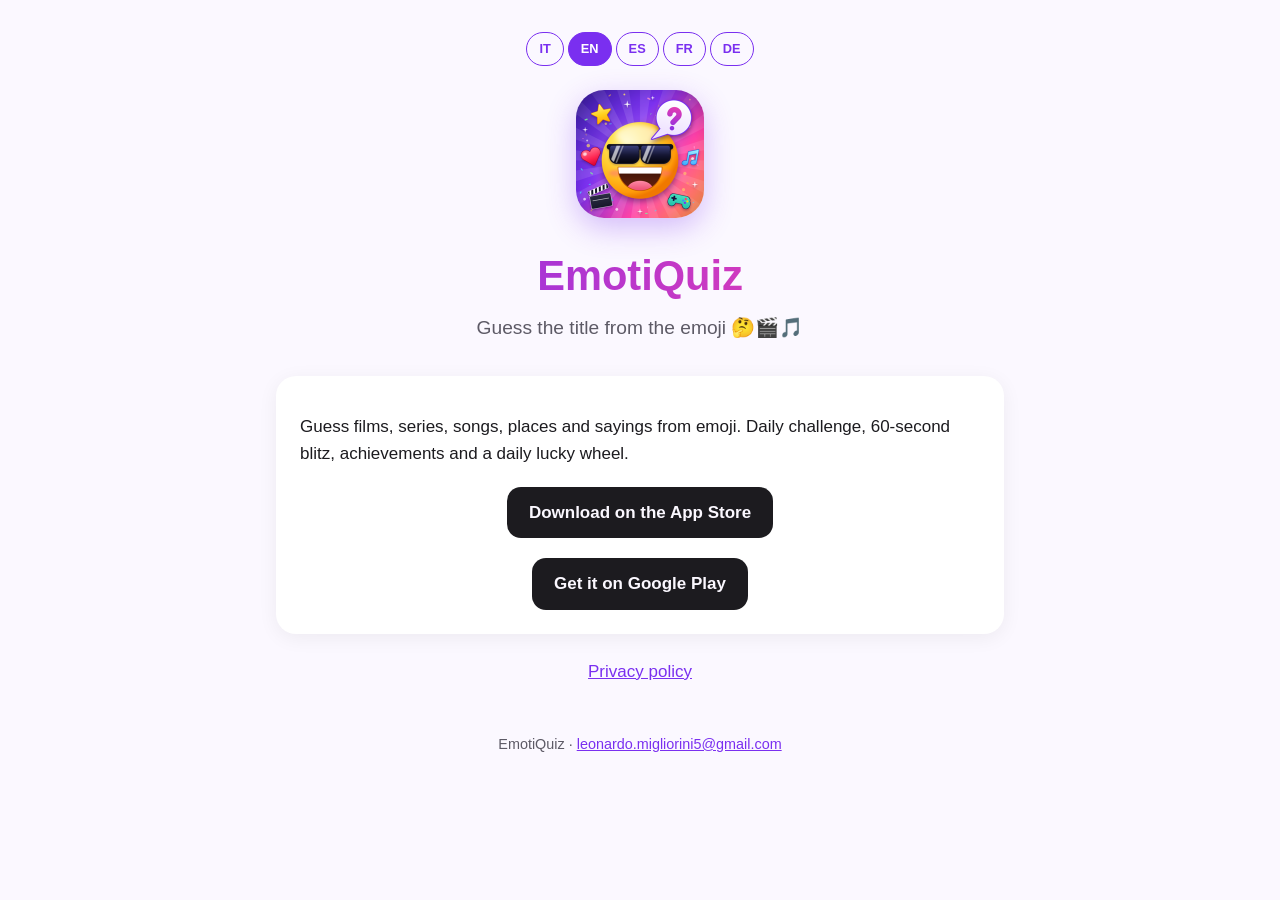
<file: index.html>
<!doctype html>
<html lang="it">
<head>
  <meta charset="utf-8">
  <meta name="viewport" content="width=device-width, initial-scale=1">
  <title>EmotiQuiz</title>
  <meta name="description" content="EmotiQuiz: indovina film, serie, canzoni, luoghi e modi di dire dalle emoji.">
  <link rel="alternate" hreflang="it" href="https://dadobdp.github.io/?lang=it">
  <link rel="alternate" hreflang="en" href="https://dadobdp.github.io/?lang=en">
  <link rel="alternate" hreflang="es" href="https://dadobdp.github.io/?lang=es">
  <link rel="alternate" hreflang="fr" href="https://dadobdp.github.io/?lang=fr">
  <link rel="alternate" hreflang="de" href="https://dadobdp.github.io/?lang=de">
  <link rel="alternate" hreflang="x-default" href="https://dadobdp.github.io/">
  <link rel="icon" href="favicon.png">
  <link rel="stylesheet" href="style.css">
  <script>
    // Language: ?lang=xx, else the device's first supported language, else
    // English. Without JavaScript every language stays visible.
    const LANGS = ["it", "en", "es", "fr", "de"];
    function pickLang() {
      const q = (new URLSearchParams(location.search).get("lang") || "").toLowerCase();
      if (LANGS.includes(q)) return q;
      for (const l of navigator.languages || [navigator.language || ""]) {
        const c = (l || "").slice(0, 2).toLowerCase();
        if (LANGS.includes(c)) return c;
      }
      return "en";
    }
    document.documentElement.lang = document.documentElement.dataset.lang = pickLang();
  </script>
</head>
<body>
<main>
  <nav class="switch" role="group" aria-label="Language" hidden>
    <button data-set="it">IT</button><button data-set="en">EN</button><button data-set="es">ES</button><button data-set="fr">FR</button><button data-set="de">DE</button>
  </nav>

  <header>
    <img src="icon.png" alt="EmotiQuiz">
    <h1>EmotiQuiz</h1>
    <p class="tagline" data-l="it" lang="it">Indovina il titolo dalle emoji 🤔🎬🎵</p>
    <p class="tagline" data-l="en" lang="en">Guess the title from the emoji 🤔🎬🎵</p>
    <p class="tagline" data-l="es" lang="es">Adivina el título con emojis 🤔🎬🎵</p>
    <p class="tagline" data-l="fr" lang="fr">Devine le titre grâce aux emojis 🤔🎬🎵</p>
    <p class="tagline" data-l="de" lang="de">Errate den Titel aus Emoji 🤔🎬🎵</p>
  </header>

  <div class="card" data-l="it" lang="it">
    <p>Film, serie TV, canzoni, cartoni, modi di dire, luoghi, videogiochi e libri:
      ogni livello è una fila di emoji da decifrare. Sfida del giorno, Raffica da 60 secondi,
      traguardi e una ruota della fortuna ogni giorno.</p>
    <p class="get"><a class="store-btn" href="https://apps.apple.com/app/id6827072072">Scarica su App Store</a></p>
    <p class="get"><a class="store-btn" href="https://play.google.com/store/apps/details?id=com.emotiquiz.app">Disponibile su Google Play</a></p>
  </div>
  <div class="card" data-l="en" lang="en">
    <p>Guess films, series, songs, places and sayings from emoji. Daily challenge,
      60-second blitz, achievements and a daily lucky wheel.</p>
    <p class="get"><a class="store-btn" href="https://apps.apple.com/app/id6827072072">Download on the App Store</a></p>
    <p class="get"><a class="store-btn" href="https://play.google.com/store/apps/details?id=com.emotiquiz.app">Get it on Google Play</a></p>
  </div>
  <div class="card" data-l="es" lang="es">
    <p>Películas, series de TV, canciones, dibujos animados, dichos y refranes, lugares, videojuegos
      y libros: cada nivel es una fila de emojis por descifrar. Reto diario, Blitz de 60 segundos,
      logros y una ruleta de la suerte cada día.</p>
    <p class="get"><a class="store-btn" href="https://apps.apple.com/app/id6827072072">Descárgalo en el App Store</a></p>
    <p class="get"><a class="store-btn" href="https://play.google.com/store/apps/details?id=com.emotiquiz.app">Disponible en Google Play</a></p>
  </div>
  <div class="card" data-l="fr" lang="fr">
    <p>Films, séries TV, chansons, dessins animés, expressions et proverbes, lieux, jeux vidéo
      et livres&nbsp;: chaque niveau est une rangée d'emojis à déchiffrer. Défi du jour, Blitz de
      60&nbsp;secondes, succès et une roue de la fortune chaque jour.</p>
    <p class="get"><a class="store-btn" href="https://apps.apple.com/app/id6827072072">Télécharger dans l'App Store</a></p>
    <p class="get"><a class="store-btn" href="https://play.google.com/store/apps/details?id=com.emotiquiz.app">Disponible sur Google Play</a></p>
  </div>
  <div class="card" data-l="de" lang="de">
    <p>Filme, Serien, Songs, Zeichentrick, Redewendungen, Orte, Videospiele und Bücher:
      Jedes Level ist eine Reihe Emoji zum Entschlüsseln. Tagesrätsel, 60-Sekunden-Blitz,
      Erfolge und jeden Tag ein Glücksrad.</p>
    <p class="get"><a class="store-btn" href="https://apps.apple.com/app/id6827072072">Laden im App Store</a></p>
    <p class="get"><a class="store-btn" href="https://play.google.com/store/apps/details?id=com.emotiquiz.app">Jetzt bei Google Play</a></p>
  </div>

  <p class="lang">
    <a href="privacy.html#it" data-l="it" lang="it">Informativa privacy</a>
    <a href="privacy.html#en" data-l="en" lang="en">Privacy policy</a>
    <a href="privacy.html#es" data-l="es" lang="es">Política de privacidad</a>
    <a href="privacy.html#fr" data-l="fr" lang="fr">Politique de confidentialité</a>
    <a href="privacy.html#de" data-l="de" lang="de">Datenschutzerklärung</a>
  </p>

  <footer>
    <p>EmotiQuiz · <a href="mailto:leonardo.migliorini5@gmail.com">leonardo.migliorini5@gmail.com</a></p>
  </footer>
</main>
<script>
  const DESC = {
    it: "EmotiQuiz: indovina film, serie, canzoni, luoghi e modi di dire dalle emoji.",
    en: "EmotiQuiz: guess films, series, songs, places and sayings from emoji.",
    es: "EmotiQuiz: adivina películas, series, canciones, lugares y refranes con emojis.",
    fr: "EmotiQuiz : devine films, séries, chansons, lieux et expressions en emojis.",
    de: "EmotiQuiz: Errate Filme, Serien, Songs, Orte und Redewendungen aus Emoji.",
  };
  const sw = document.querySelector(".switch");
  function show(lang) {
    document.documentElement.lang = document.documentElement.dataset.lang = lang;
    document.querySelector('meta[name="description"]').content = DESC[lang];
    for (const b of sw.querySelectorAll("button")) b.setAttribute("aria-pressed", b.dataset.set === lang);
  }
  for (const b of sw.querySelectorAll("button")) b.onclick = () => show(b.dataset.set);
  sw.hidden = false;
  show(document.documentElement.dataset.lang);
</script>
</body>
</html>
</file>
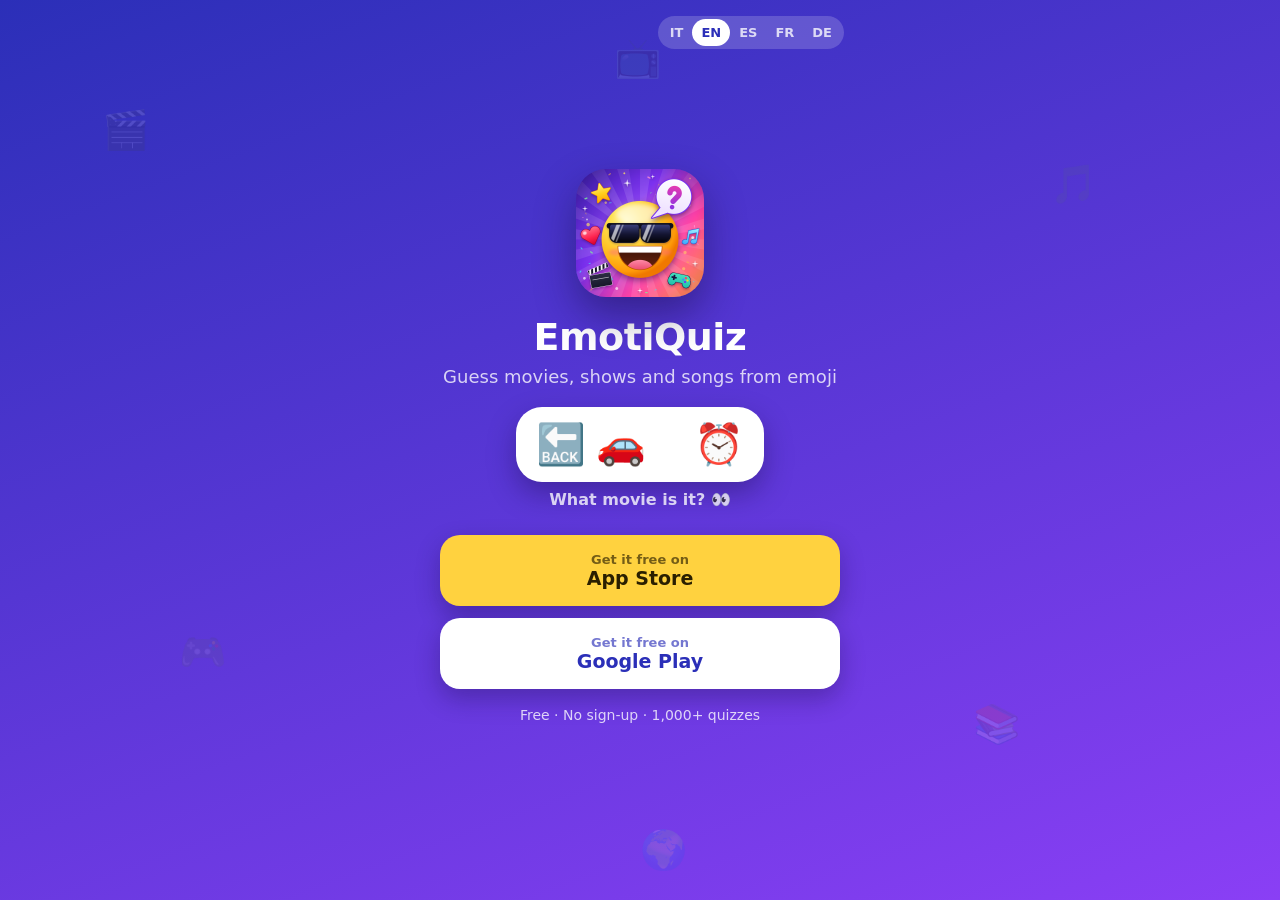
<file: play.html>
<!doctype html>
<html lang="en">
<head>
<meta charset="utf-8">
<meta name="viewport" content="width=device-width, initial-scale=1, viewport-fit=cover">
<title>EmotiQuiz · Play free</title>
<meta name="description" content="Guess movies, shows and songs from emoji. Indovina film, serie e canzoni dalle emoji.">
<meta property="og:title" content="EmotiQuiz · Guess it from the emoji">
<meta property="og:description" content="Indovina film, serie e canzoni dalle emoji. Free on iPhone and Android.">
<meta property="og:image" content="https://dadobdp.github.io/emotiquiz-icon.png">
<link rel="alternate" hreflang="it" href="https://dadobdp.github.io/play?lang=it">
<link rel="alternate" hreflang="en" href="https://dadobdp.github.io/play?lang=en">
<link rel="alternate" hreflang="es" href="https://dadobdp.github.io/play?lang=es">
<link rel="alternate" hreflang="fr" href="https://dadobdp.github.io/play?lang=fr">
<link rel="alternate" hreflang="de" href="https://dadobdp.github.io/play?lang=de">
<link rel="icon" href="emotiquiz-icon.png">
<style>
  :root { --a: #2b2fb8; --b: #8a3ff5; --fg: #fff; --soft: rgba(255,255,255,.78); }
  * { box-sizing: border-box; -webkit-tap-highlight-color: transparent; }
  html, body { height: 100%; }
  body {
    margin: 0; color: var(--fg); overflow-x: hidden;
    font-family: system-ui, -apple-system, "Segoe UI", Roboto, sans-serif;
    background: linear-gradient(160deg, var(--a), var(--b));
    background-attachment: fixed;
  }
  .drift { position: fixed; inset: 0; pointer-events: none; overflow: hidden; }
  .drift span { position: absolute; font-size: 38px; opacity: .14; animation: float 14s ease-in-out infinite; }
  @keyframes float { 50% { transform: translateY(-26px) rotate(8deg); } }
  main {
    position: relative; max-width: 440px; margin: 0 auto; text-align: center;
    padding: max(24px, env(safe-area-inset-top)) 20px max(32px, env(safe-area-inset-bottom));
    min-height: 100%; display: flex; flex-direction: column; justify-content: center;
  }
  .lang { position: absolute; top: max(16px, env(safe-area-inset-top)); right: 16px; display: flex;
          background: rgba(255,255,255,.18); border-radius: 999px; padding: 3px; }
  .lang button { all: unset; cursor: pointer; padding: 6px 9px; border-radius: 999px; font-size: 13px; font-weight: 800; color: var(--soft); }
  .lang button[aria-pressed="true"] { background: #fff; color: var(--a); }
  .icon { width: 128px; height: 128px; margin: 0 auto 18px; border-radius: 30px;
          box-shadow: 0 18px 40px rgba(20,10,60,.45); animation: pop .5s ease-out both; }
  @keyframes pop { from { transform: scale(.7); opacity: 0; } }
  h1 { margin: 0 0 6px; font-size: 38px; letter-spacing: -.5px; }
  .tag { margin: 0 0 18px; font-size: 18px; color: var(--soft); line-height: 1.35; }
  .plate { display: inline-flex; gap: 10px; background: #fff; border-radius: 26px; padding: 14px 20px;
           font-size: 40px; box-shadow: 0 12px 28px rgba(20,10,60,.35); margin-bottom: 8px; }
  .plate span { display: inline-block; animation: hop 2.4s ease-in-out infinite; }
  .plate span:nth-child(2) { animation-delay: .15s; } .plate span:nth-child(3) { animation-delay: .3s; }
  .plate span:nth-child(4) { animation-delay: .45s; }
  @keyframes hop { 0%, 60%, 100% { transform: none; } 30% { transform: translateY(-8px); } }
  .guess { margin: 0 0 26px; font-weight: 800; color: var(--soft); }
  .stores { display: grid; gap: 12px; }
  .store { display: block; padding: 17px 20px; border-radius: 20px; text-decoration: none; color: var(--a);
           background: #fff; font-size: 19px; font-weight: 900; box-shadow: 0 10px 24px rgba(20,10,60,.3);
           transition: transform .15s; }
  .store:active { transform: scale(.97); }
  .store small { display: block; font-size: 13px; font-weight: 700; opacity: .65; }
  .store.main { background: #ffd23f; color: #2a1f00; }
  .free { margin: 18px 0 0; font-size: 14px; color: var(--soft); }
  [hidden] { display: none !important; }
  @media (prefers-reduced-motion: reduce) { * { animation: none !important; transition: none !important; } }
</style>
</head>
<body>
<div class="drift" aria-hidden="true">
  <span style="left:8%;top:12%">🎬</span><span style="left:82%;top:18%;animation-delay:-3s">🎵</span>
  <span style="left:14%;top:70%;animation-delay:-6s">🎮</span><span style="left:76%;top:78%;animation-delay:-9s">📚</span>
  <span style="left:48%;top:4%;animation-delay:-4s">📺</span><span style="left:50%;top:92%;animation-delay:-8s">🌍</span>
</div>
<main>
  <div class="lang" role="group" aria-label="Language">
    <button data-set="it" aria-pressed="false">IT</button><button data-set="en" aria-pressed="false">EN</button><button data-set="es" aria-pressed="false">ES</button><button data-set="fr" aria-pressed="false">FR</button><button data-set="de" aria-pressed="false">DE</button>
  </div>
  <img class="icon" src="emotiquiz-icon.png" alt="EmotiQuiz" width="128" height="128">
  <h1>EmotiQuiz</h1>
  <p class="tag" id="tag"></p>
  <div><div class="plate" aria-hidden="true"><span>🔙</span><span>🚗</span><span>⚡</span><span>⏰</span></div></div>
  <p class="guess" id="guess"></p>
  <div class="stores">
    <a class="store" id="ios" href="#"><small id="ios-s"></small>App Store</a>
    <a class="store" id="android" href="#"><small id="android-s"></small>Google Play</a>
  </div>
  <p class="free" id="free"></p>
</main>
<script>
// Link in bio: one URL for every post. Opens the right store for the phone
// and passes the post's campaign on, so downloads can be traced back:
//   /play?c=post-12            (source defaults to "instagram")
//   /play?s=tiktok&c=reel-3
// ?lang=it|en|es|fr|de forces the language (else the device's, else English).
const APPLE = "https://apps.apple.com/it/app/emotiquiz-quiz-con-le-emoji/id6827072072";
const PLAY = "https://play.google.com/store/apps/details?id=com.emotiquiz.app";
// Provider token (pt) from App Store Connect → Analytics → Campaigns; Apple
// reports a campaign (ct, 40 characters at most) only together with it.
const APPLE_PT = "129674867";

const q = new URLSearchParams(location.search);
const source = (q.get("s") || "instagram").slice(0, 30);
const campaign = (q.get("c") || "bio").slice(0, 60);

const ios = new URL(APPLE);
if (APPLE_PT) { ios.searchParams.set("pt", APPLE_PT); ios.searchParams.set("ct", (source + "_" + campaign).slice(0, 40)); }
const play = new URL(PLAY);
play.searchParams.set("referrer", new URLSearchParams({
  utm_source: source, utm_medium: "social", utm_campaign: campaign }).toString());

const T = {
  it: { tag: "Indovina film, serie e canzoni dalle emoji", guess: "Che film è? 👀",
        go: "Scarica gratis su", free: "Gratis · Niente registrazione · Oltre 1.000 quiz" },
  en: { tag: "Guess movies, shows and songs from emoji", guess: "What movie is it? 👀",
        go: "Get it free on", free: "Free · No sign-up · 1,000+ quizzes" },
  es: { tag: "Adivina películas, series y canciones con emojis", guess: "¿Qué película es? 👀",
        go: "Descárgala gratis en", free: "Gratis · Sin registro · Más de 1.000 acertijos" },
  fr: { tag: "Devine films, séries et chansons en emojis", guess: "C'est quel film\u00a0? 👀",
        go: "Télécharge-la gratuitement sur", free: "Gratuit · Sans inscription · Plus de 1\u00a0000 rébus" },
  de: { tag: "Errate Filme, Serien und Songs aus Emoji", guess: "Welcher Film ist das? 👀",
        go: "Kostenlos laden:", free: "Kostenlos · Ohne Anmeldung · Über 1.000 Rätsel" },
};
const TITLE = { it: "EmotiQuiz · Gioca gratis", en: "EmotiQuiz · Play free", es: "EmotiQuiz · Juega gratis",
                fr: "EmotiQuiz · Joue gratuitement", de: "EmotiQuiz · Kostenlos spielen" };
const LANGS = Object.keys(T);
const $ = (id) => document.getElementById(id);
function show(lang) {
  const t = T[lang];
  document.documentElement.lang = lang;
  document.title = TITLE[lang];
  document.querySelector('meta[name="description"]').content = t.tag + ".";
  $("tag").textContent = t.tag; $("guess").textContent = t.guess; $("free").textContent = t.free;
  $("ios-s").textContent = $("android-s").textContent = t.go;
  for (const b of document.querySelectorAll(".lang button")) b.setAttribute("aria-pressed", b.dataset.set === lang);
}
function pickLang() {
  const forced = (q.get("lang") || "").toLowerCase();
  if (LANGS.includes(forced)) return forced;
  for (const l of navigator.languages || [navigator.language || ""]) {
    const c = (l || "").slice(0, 2).toLowerCase();
    if (LANGS.includes(c)) return c;
  }
  return "en";
}
$("ios").href = ios.href;
$("android").href = play.href;
for (const b of document.querySelectorAll(".lang button")) b.onclick = () => show(b.dataset.set);
show(pickLang());

// The phone's own store leads and comes first; the other stays a tap away.
const ua = navigator.userAgent;
const isAndroid = /Android/i.test(ua);
if (isAndroid) { $("android").classList.add("main"); $("android").parentNode.prepend($("android")); }
else { $("ios").classList.add("main"); }
</script>
</body>
</html>
</file>
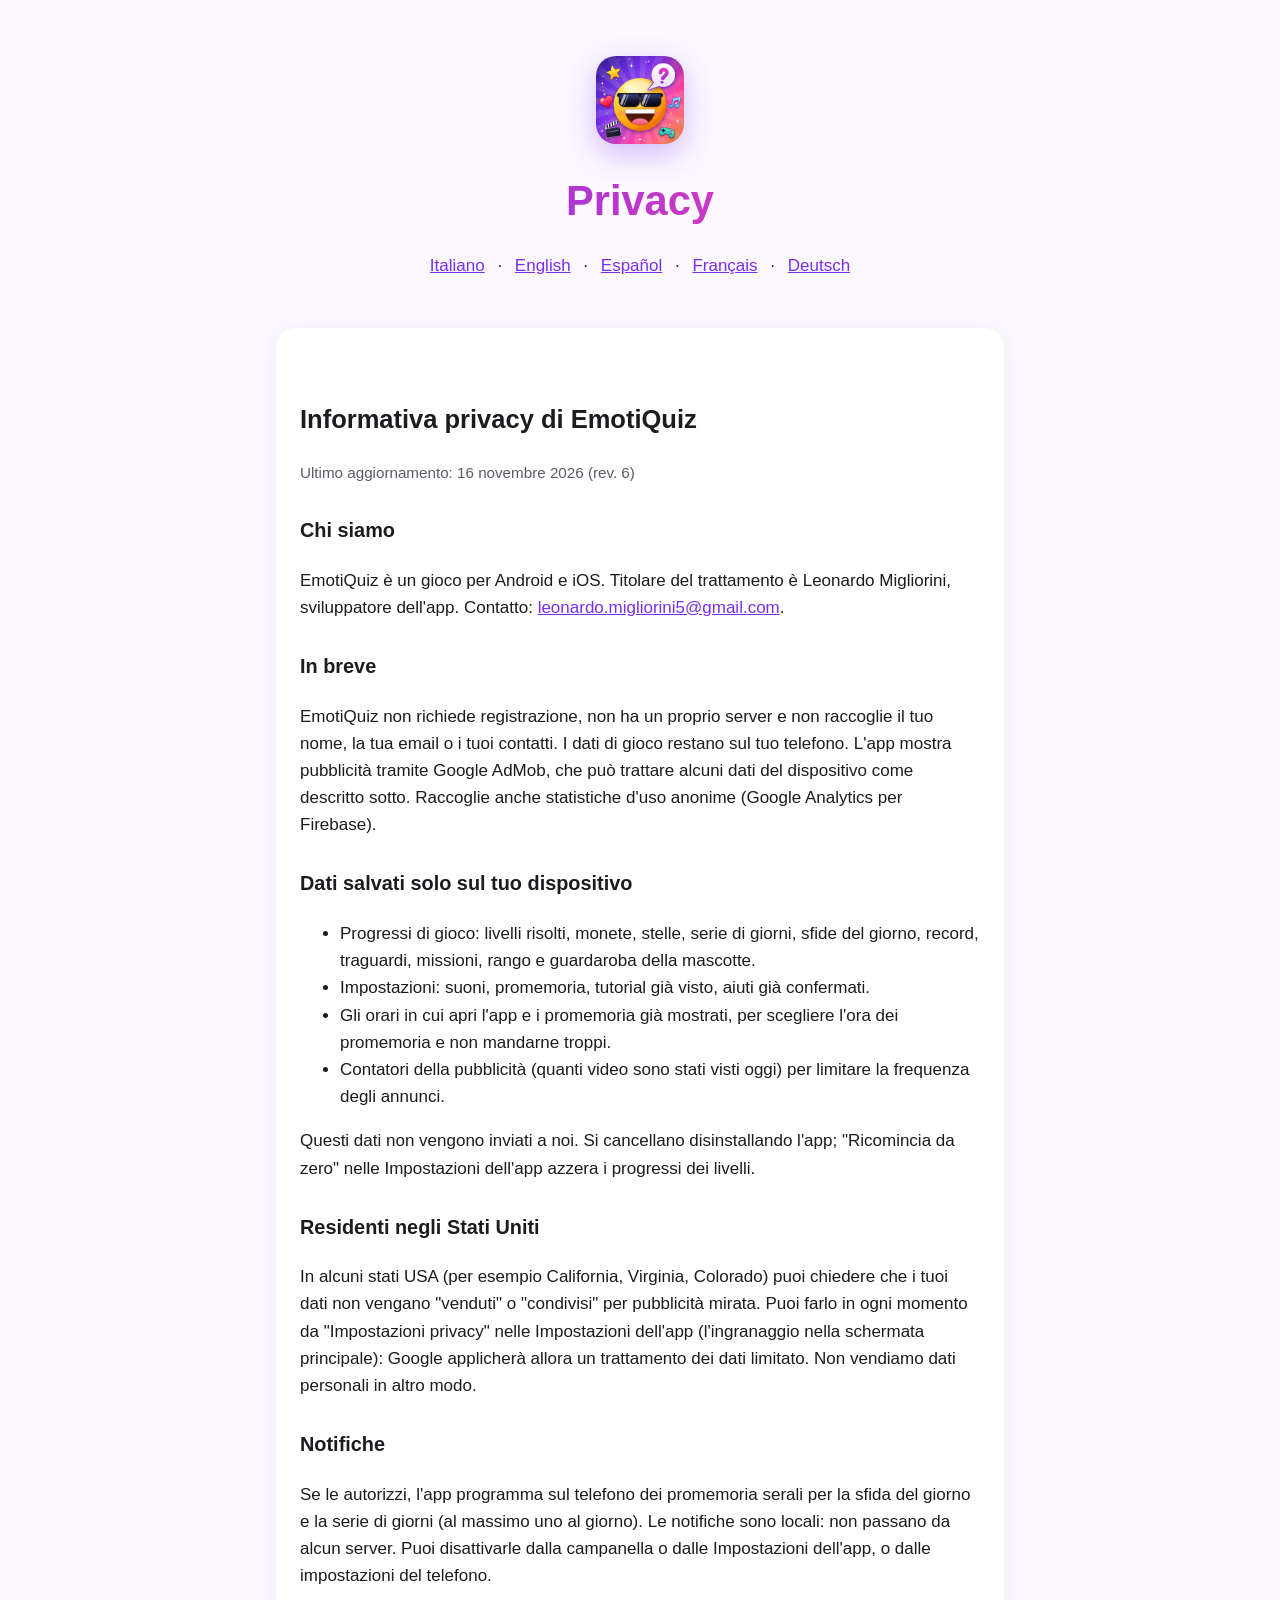
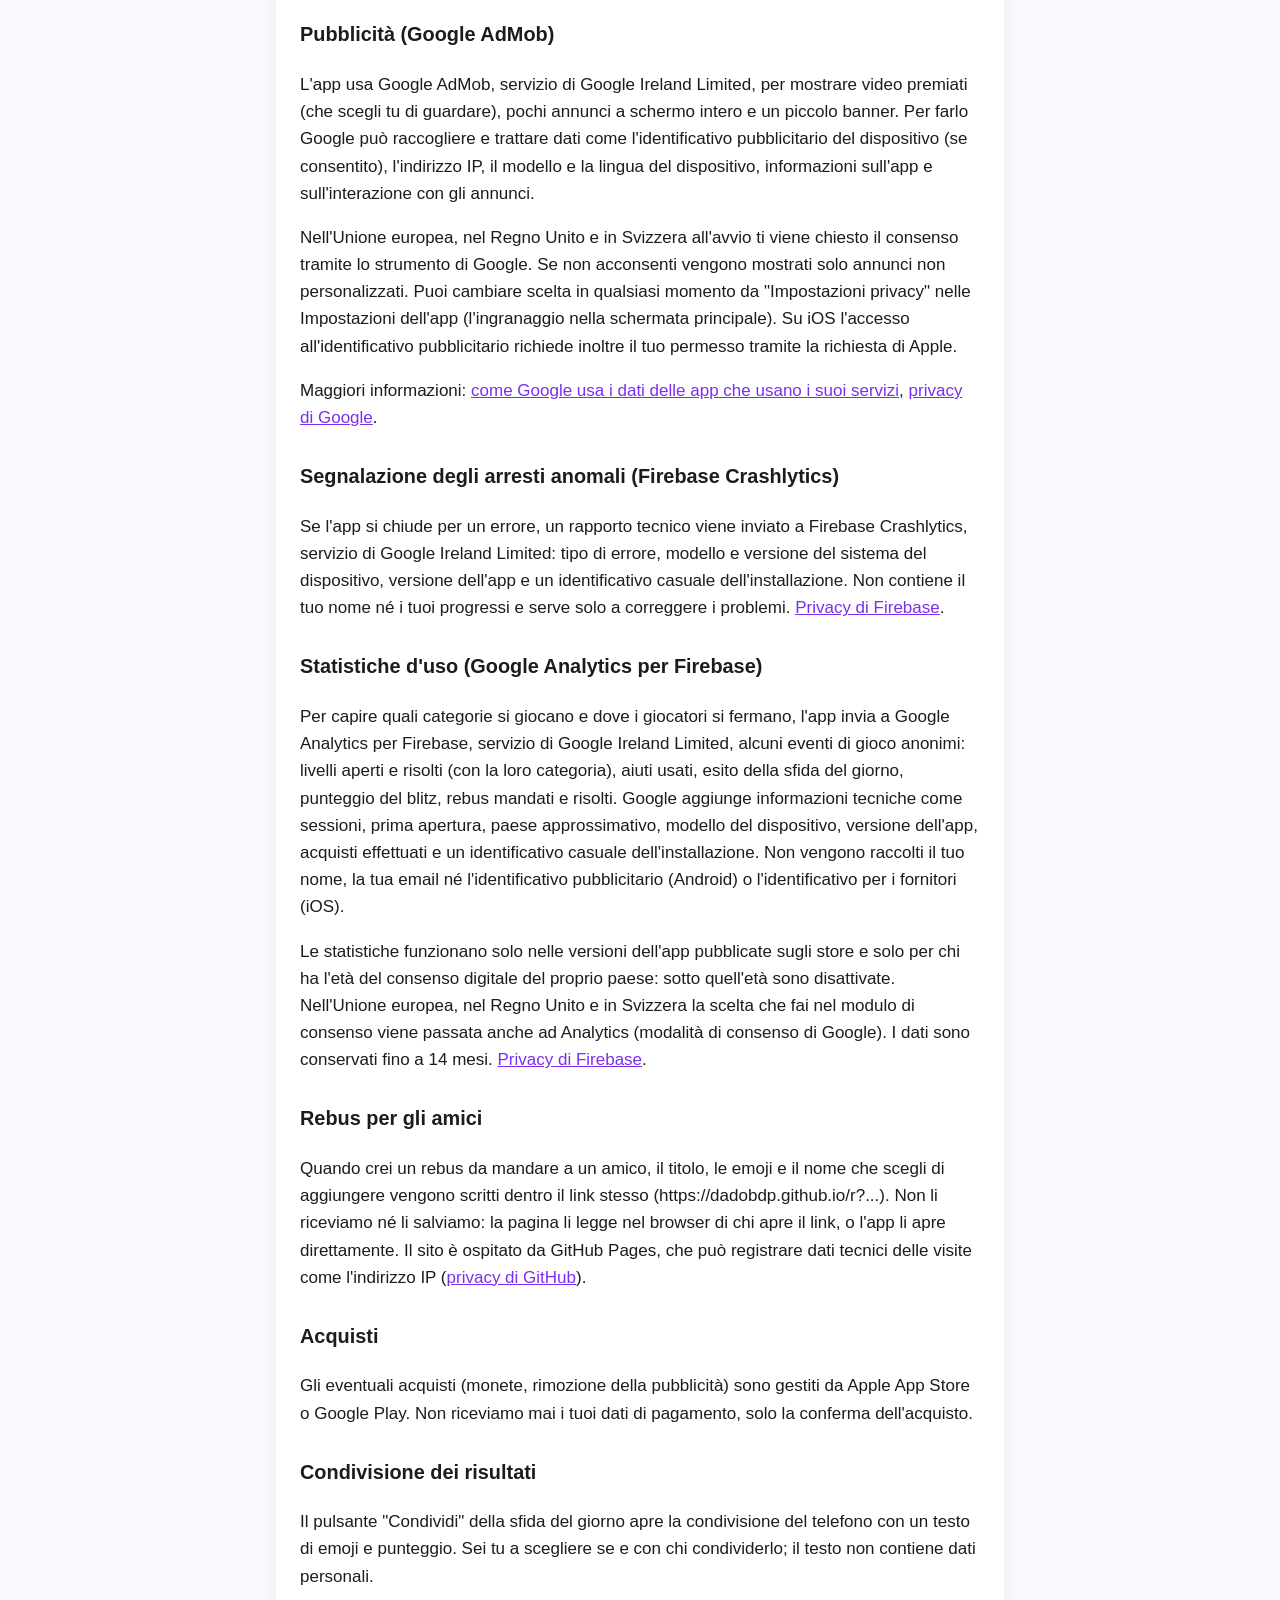
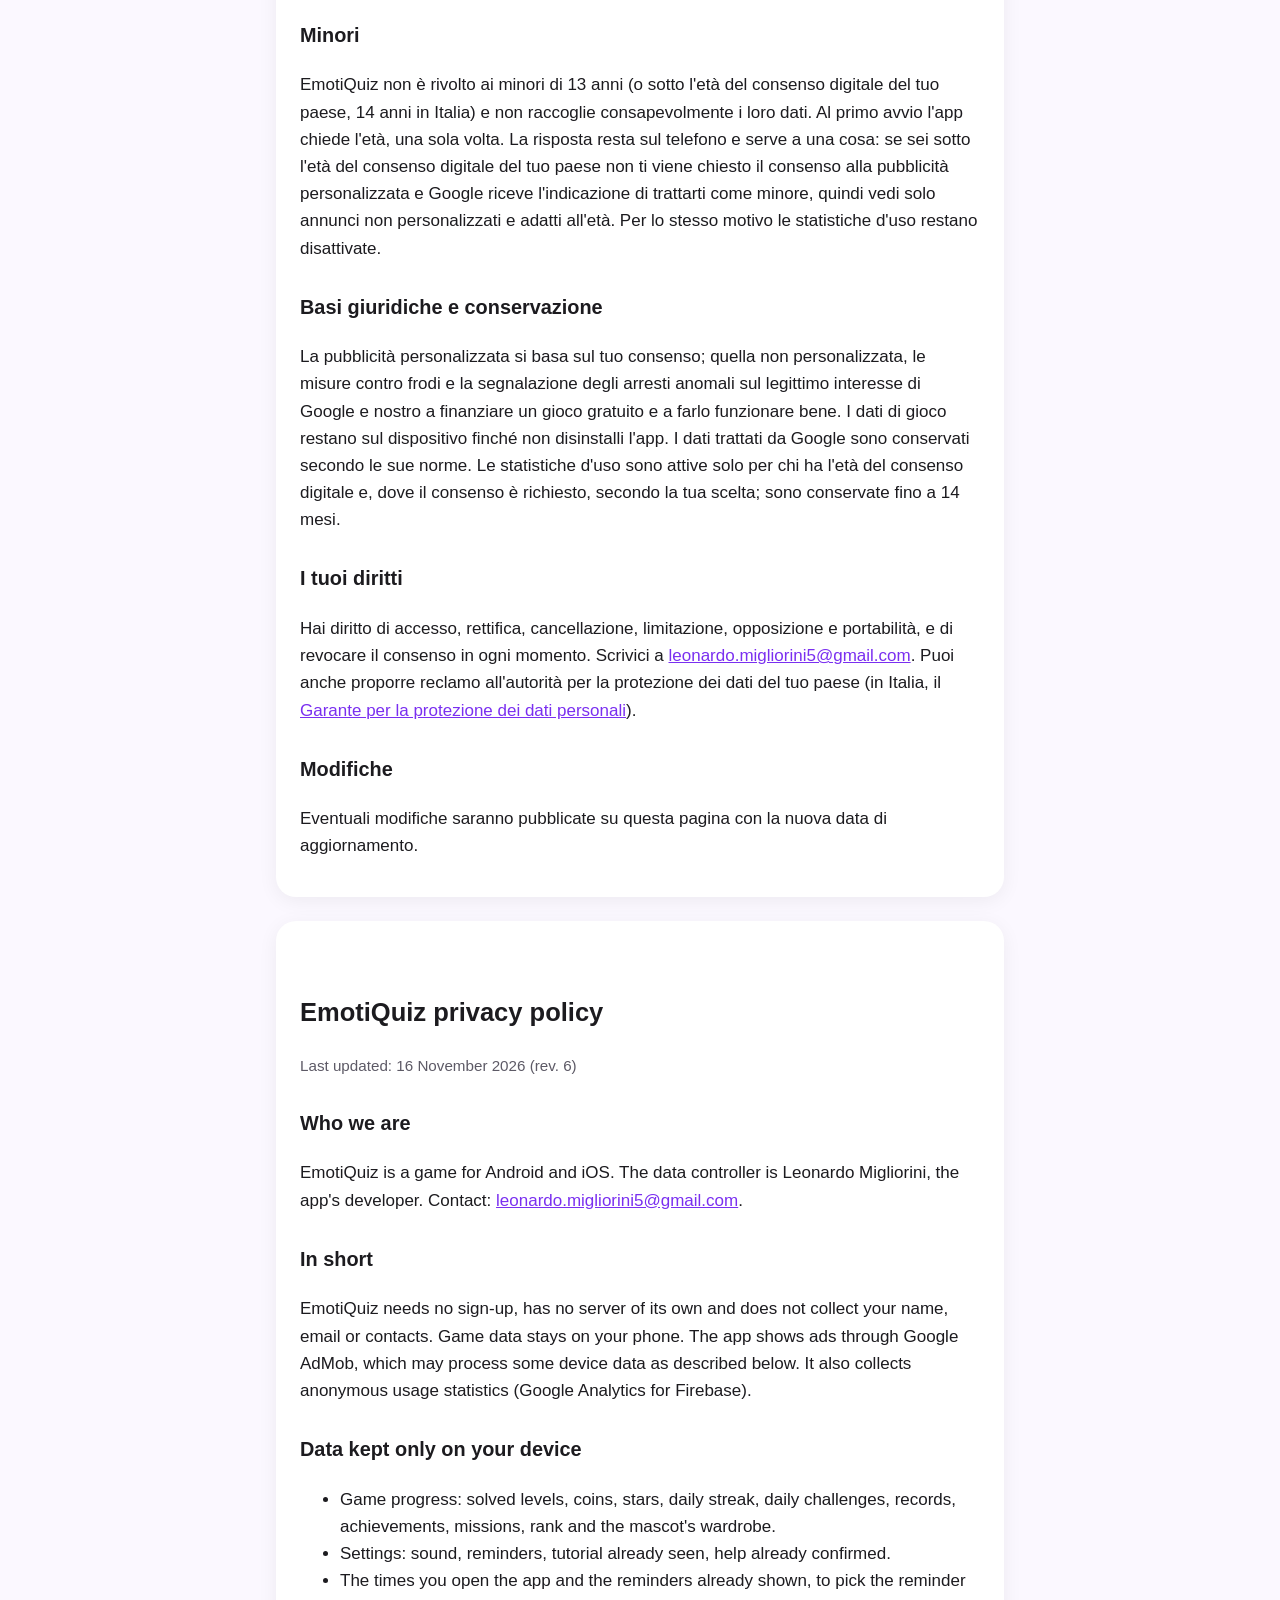
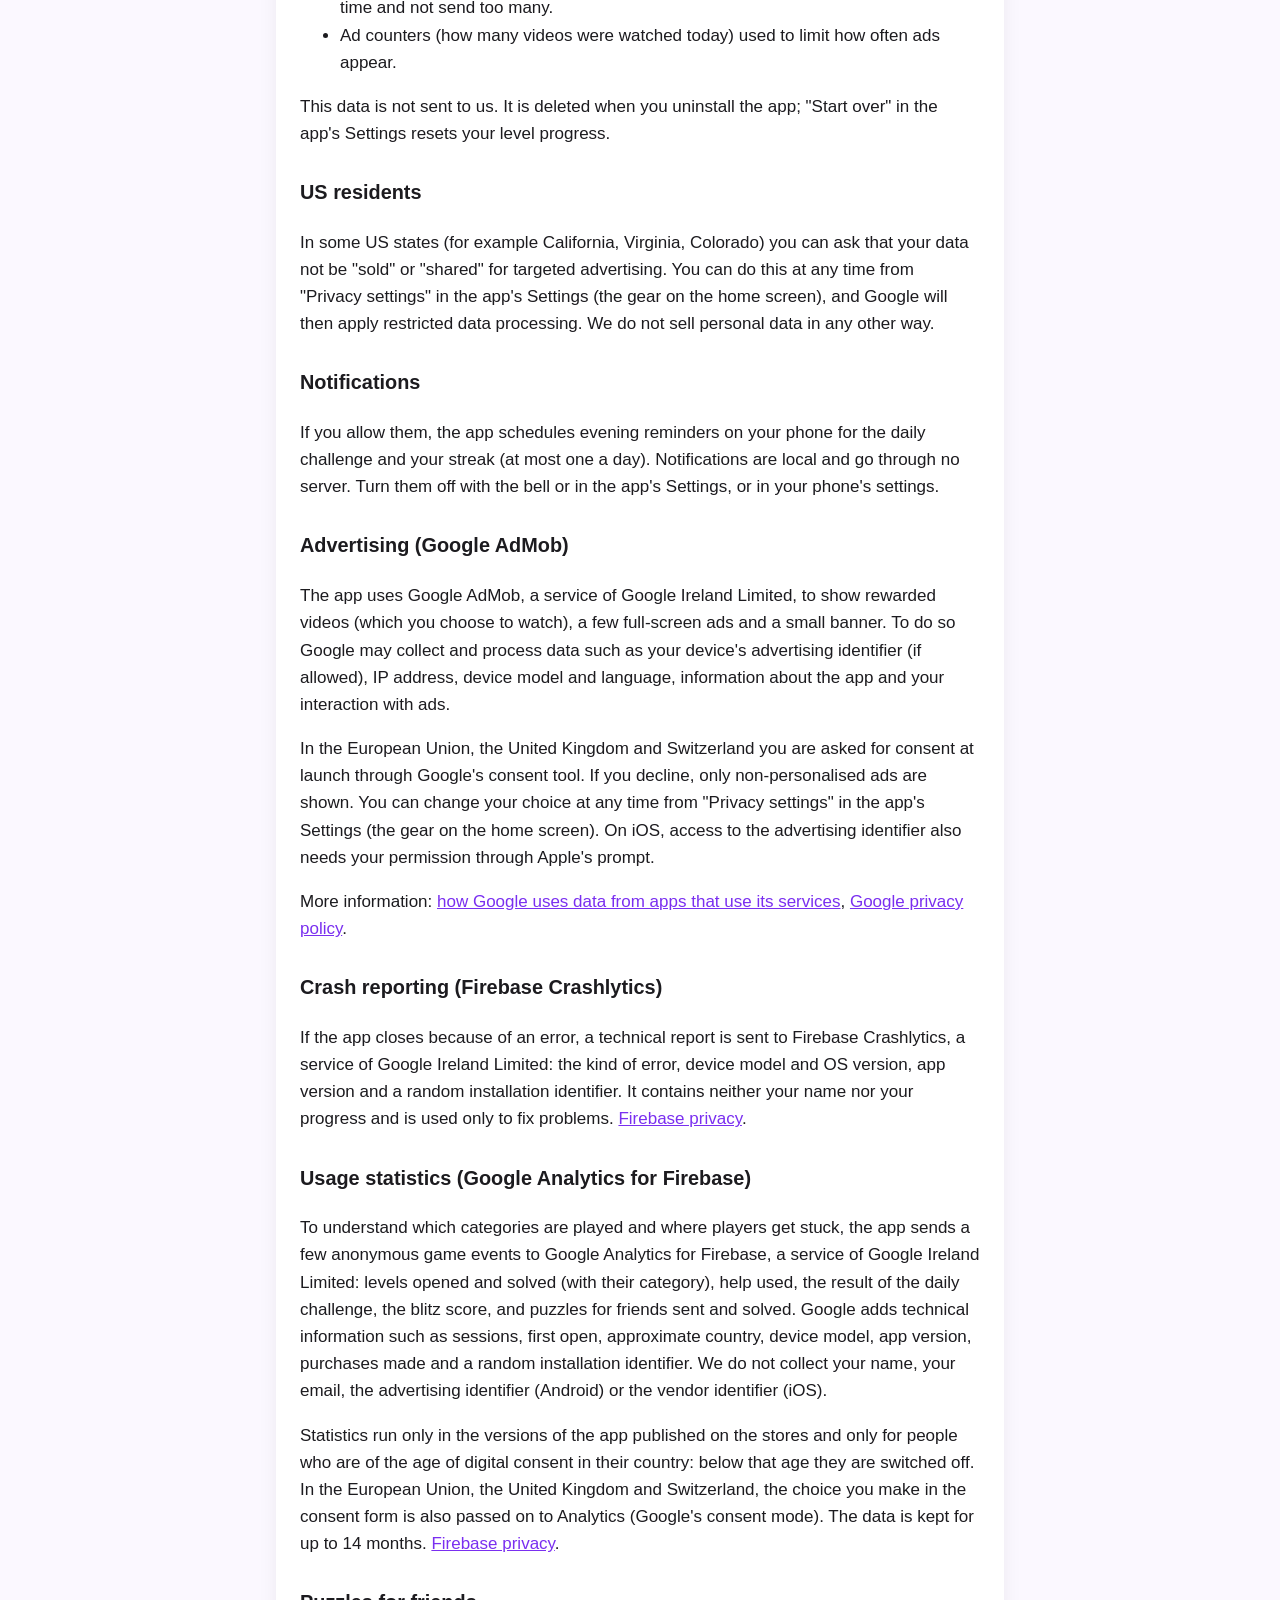
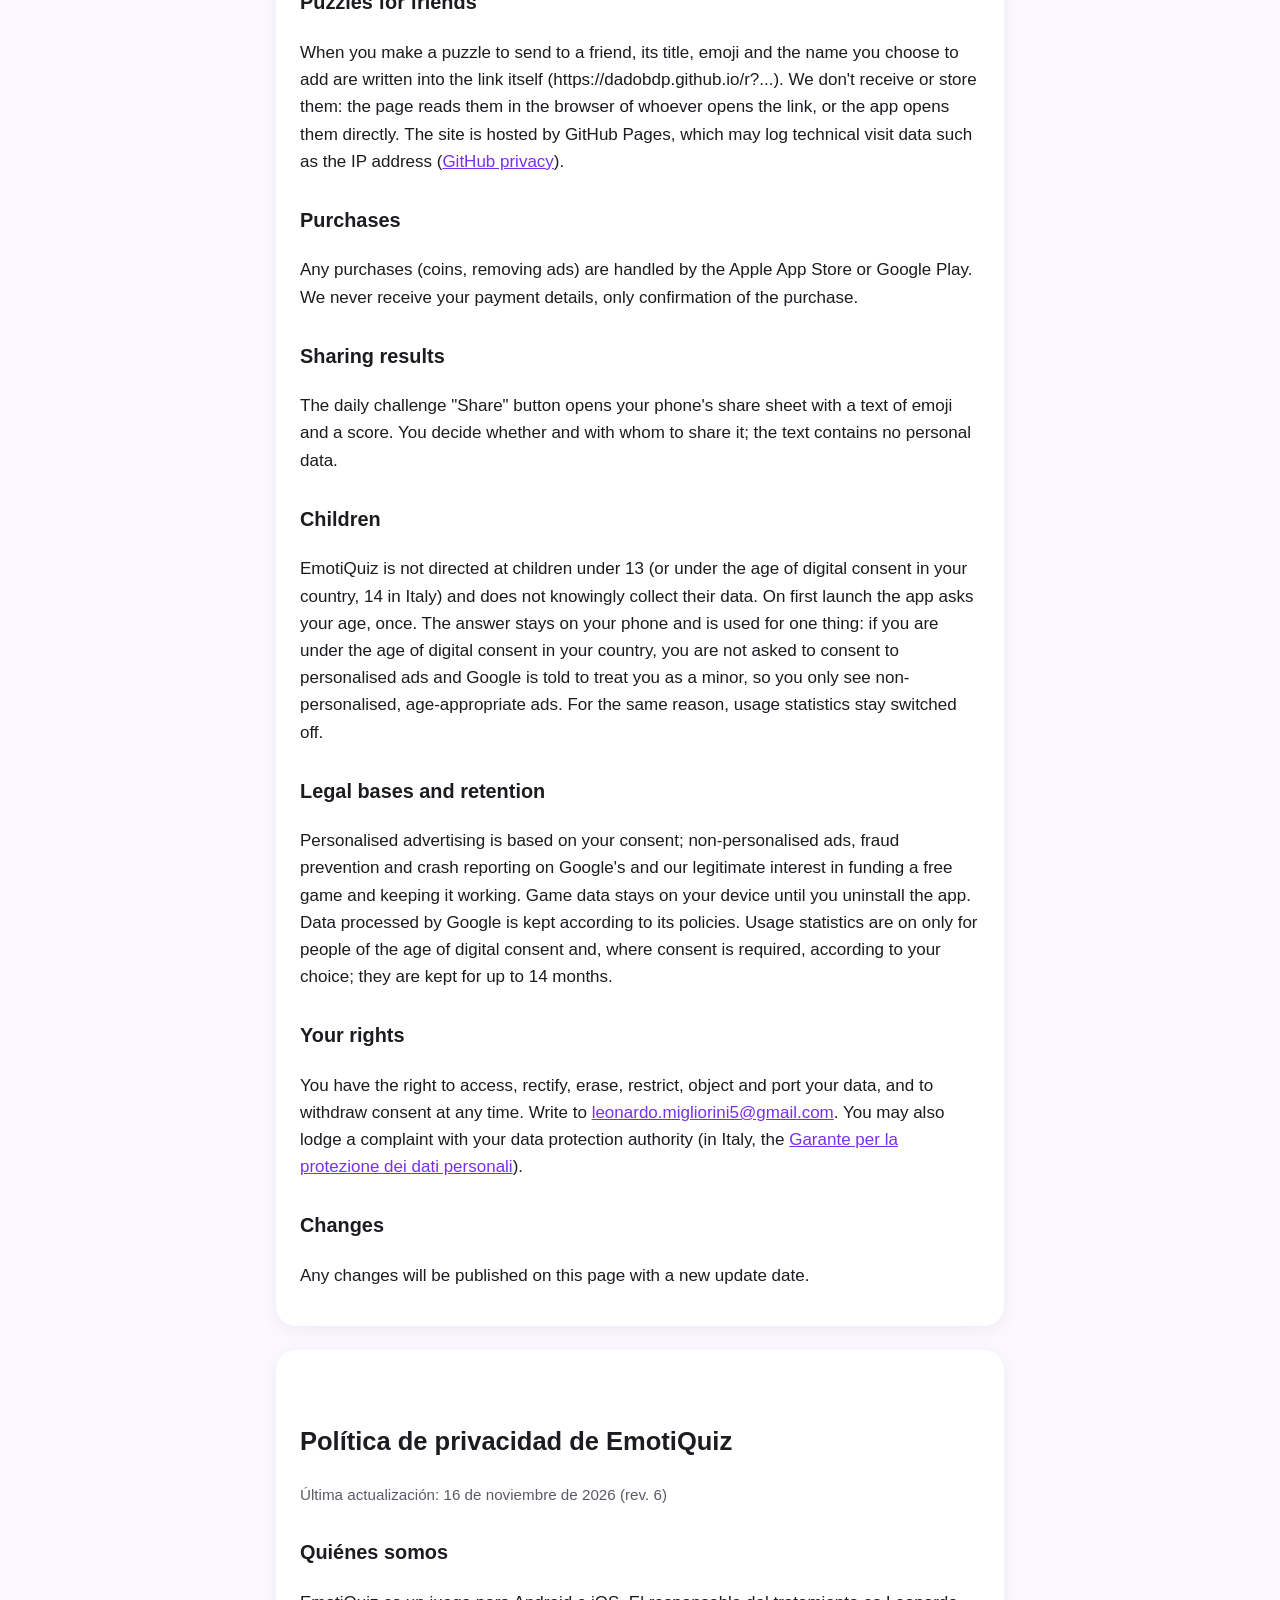
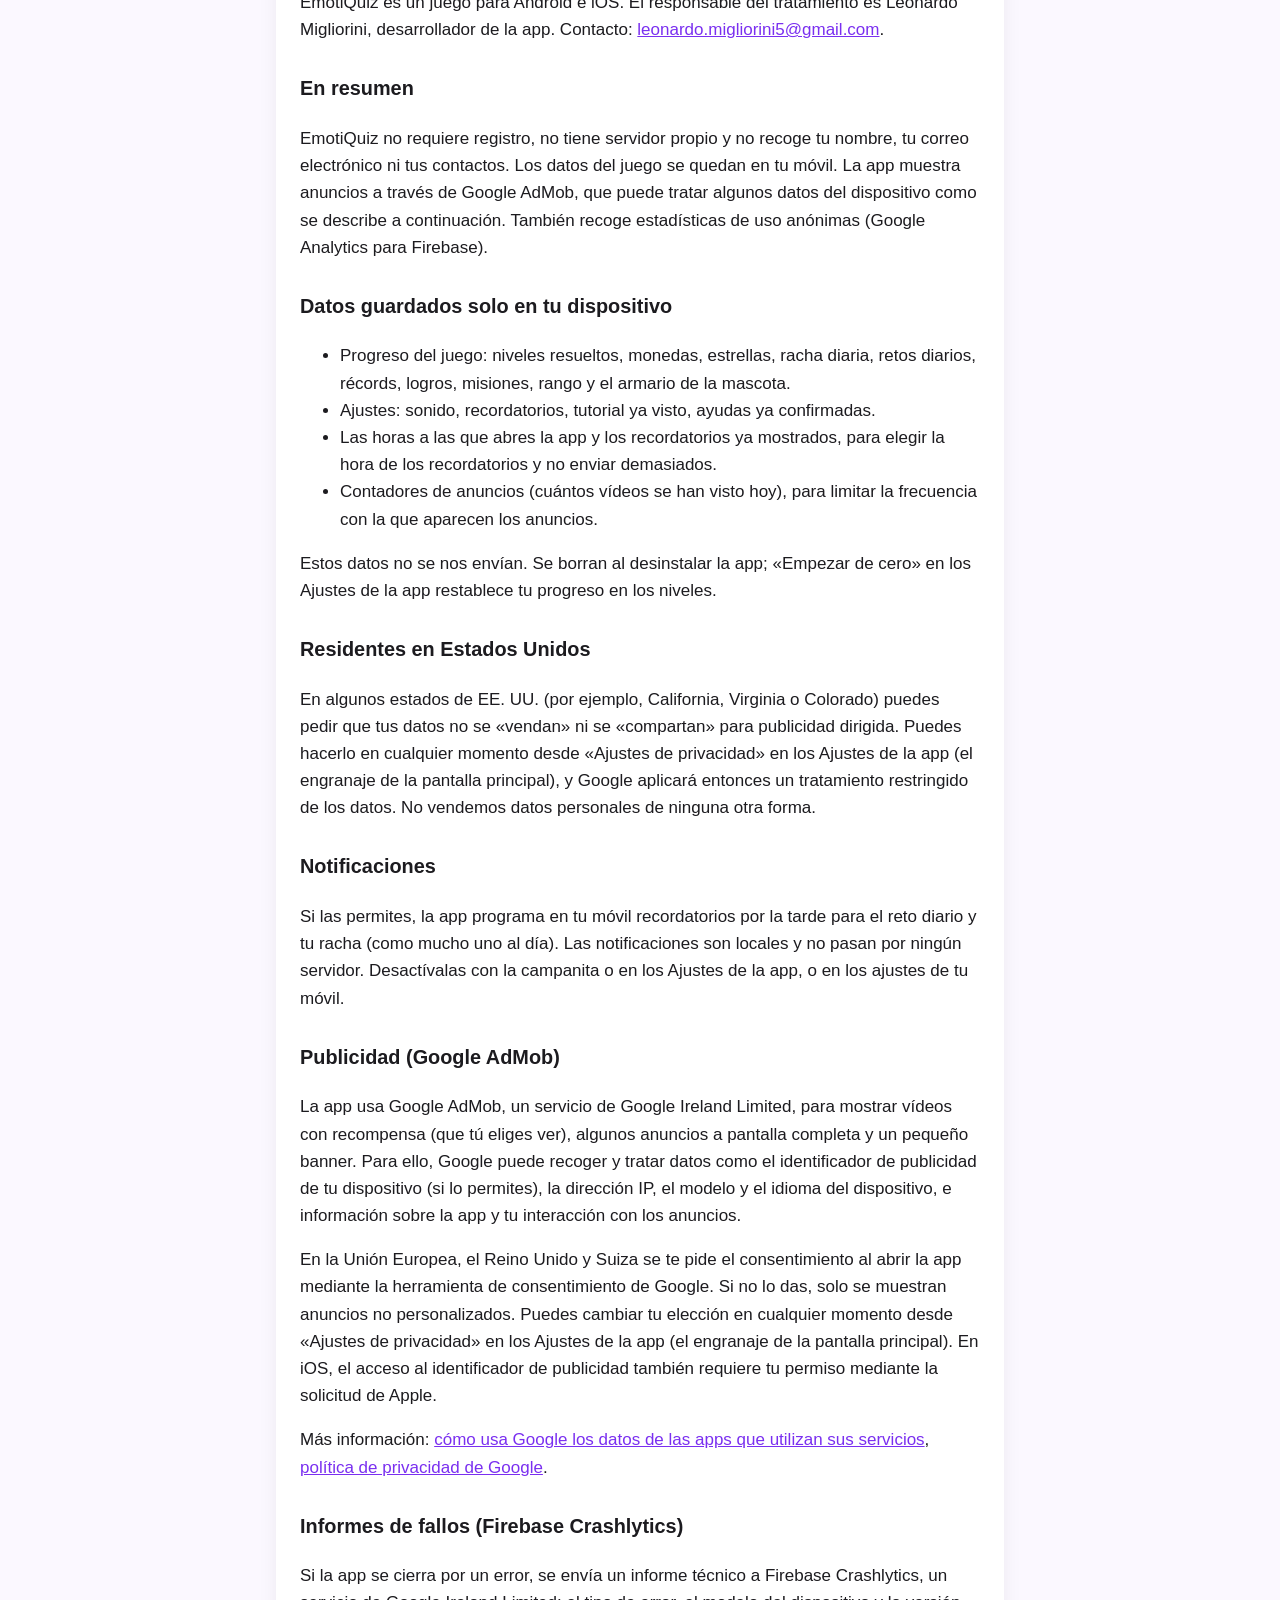
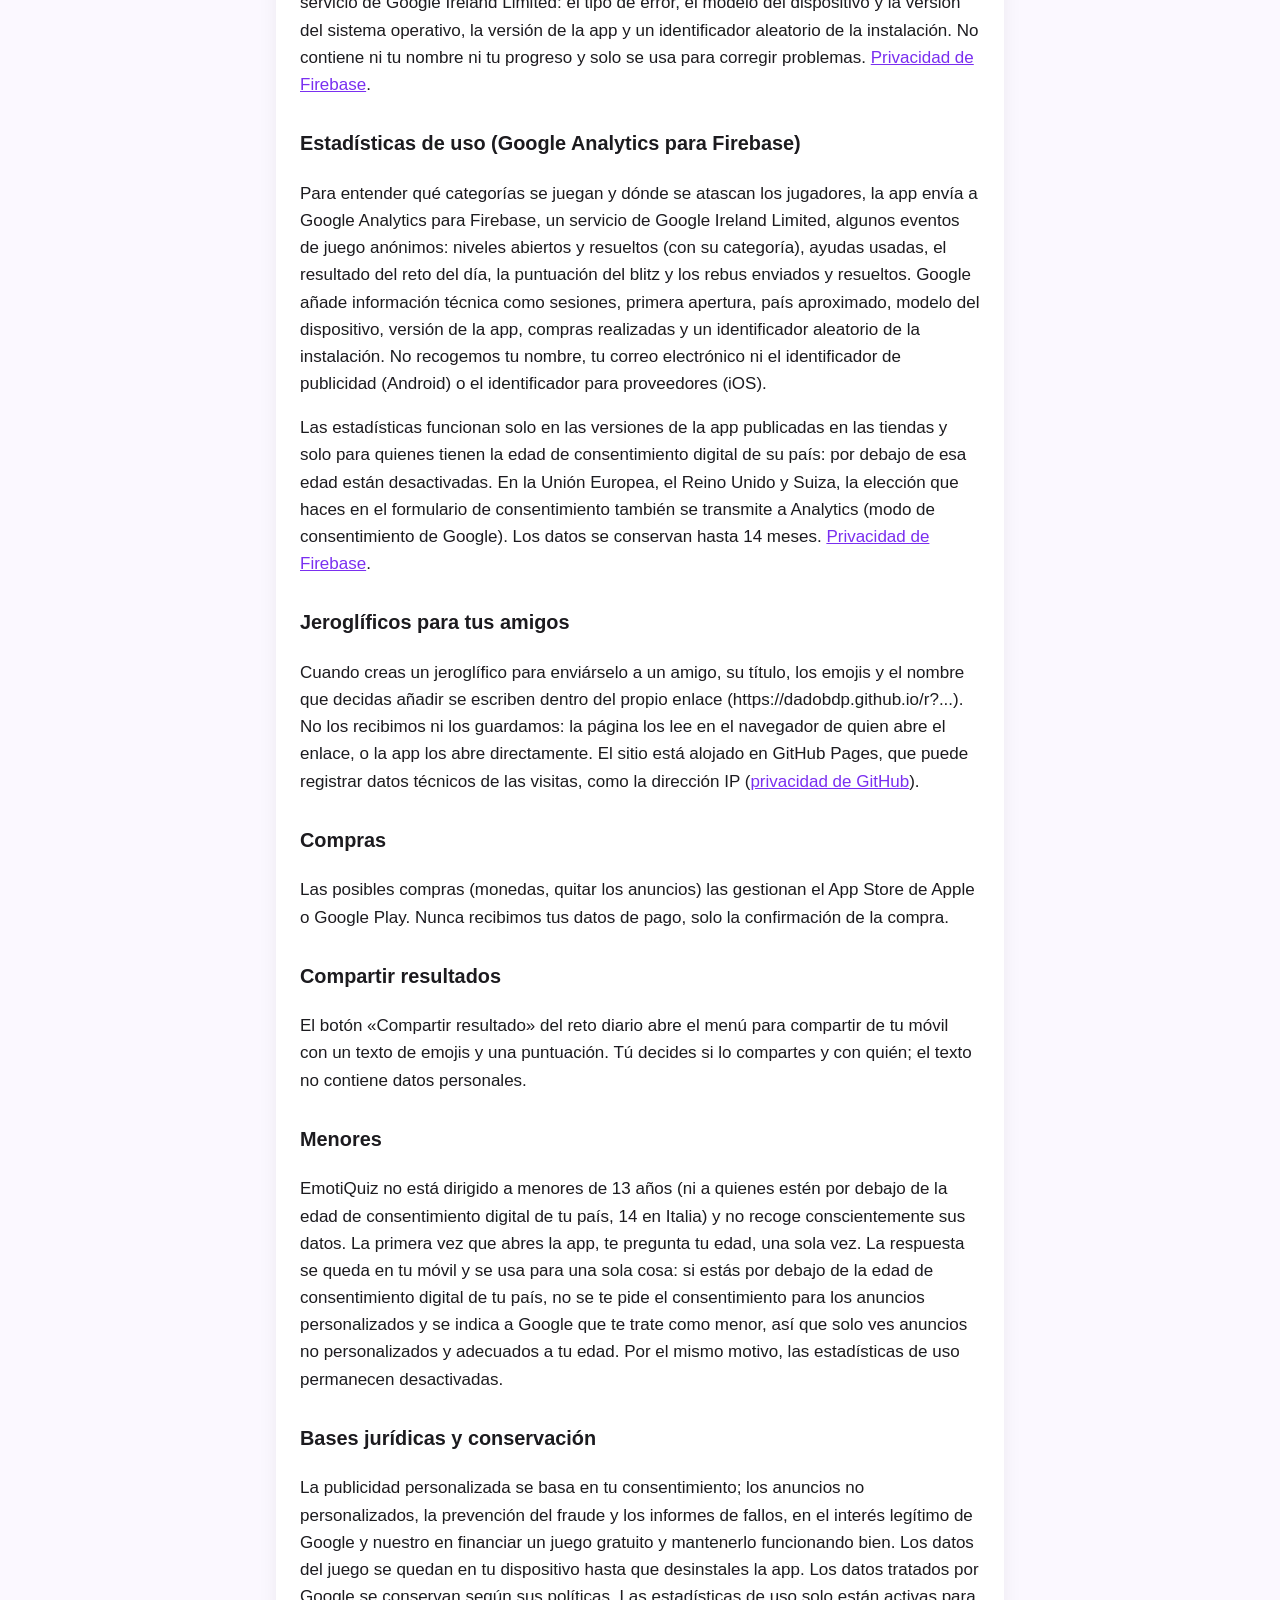
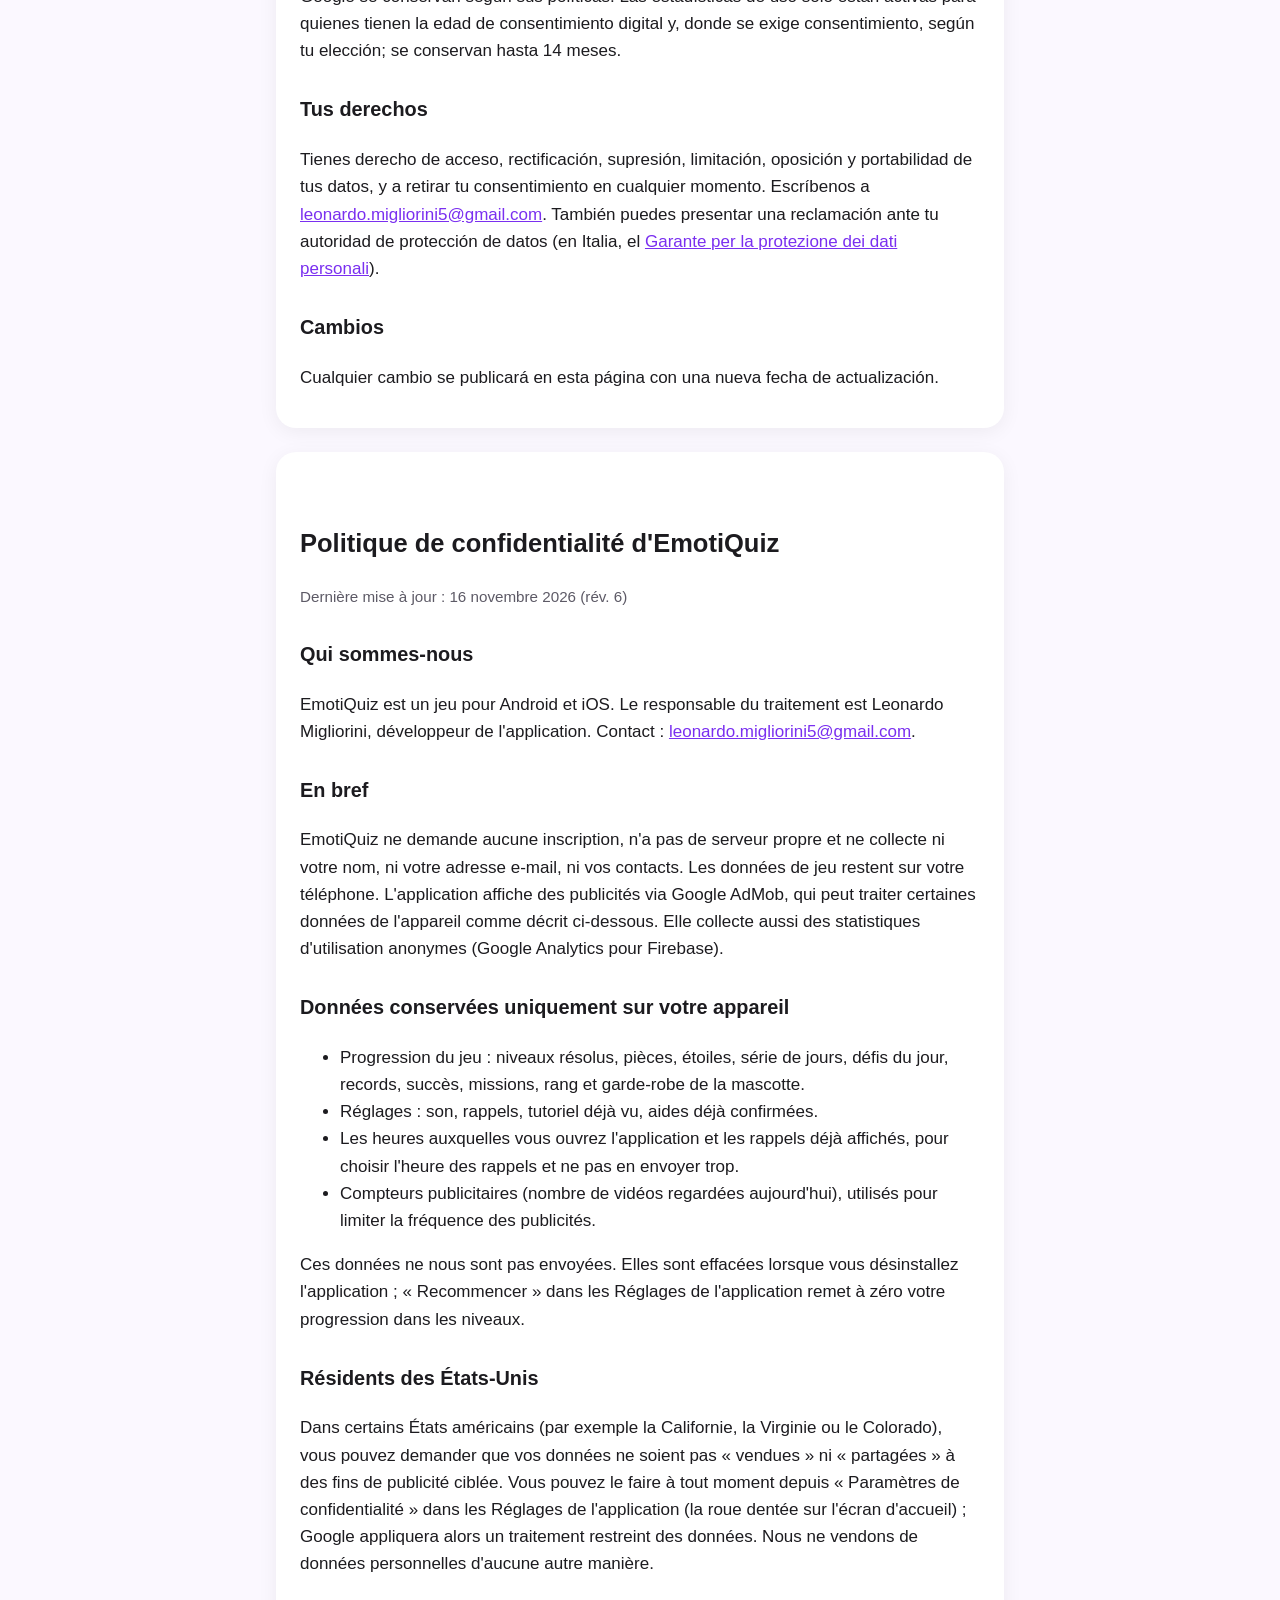
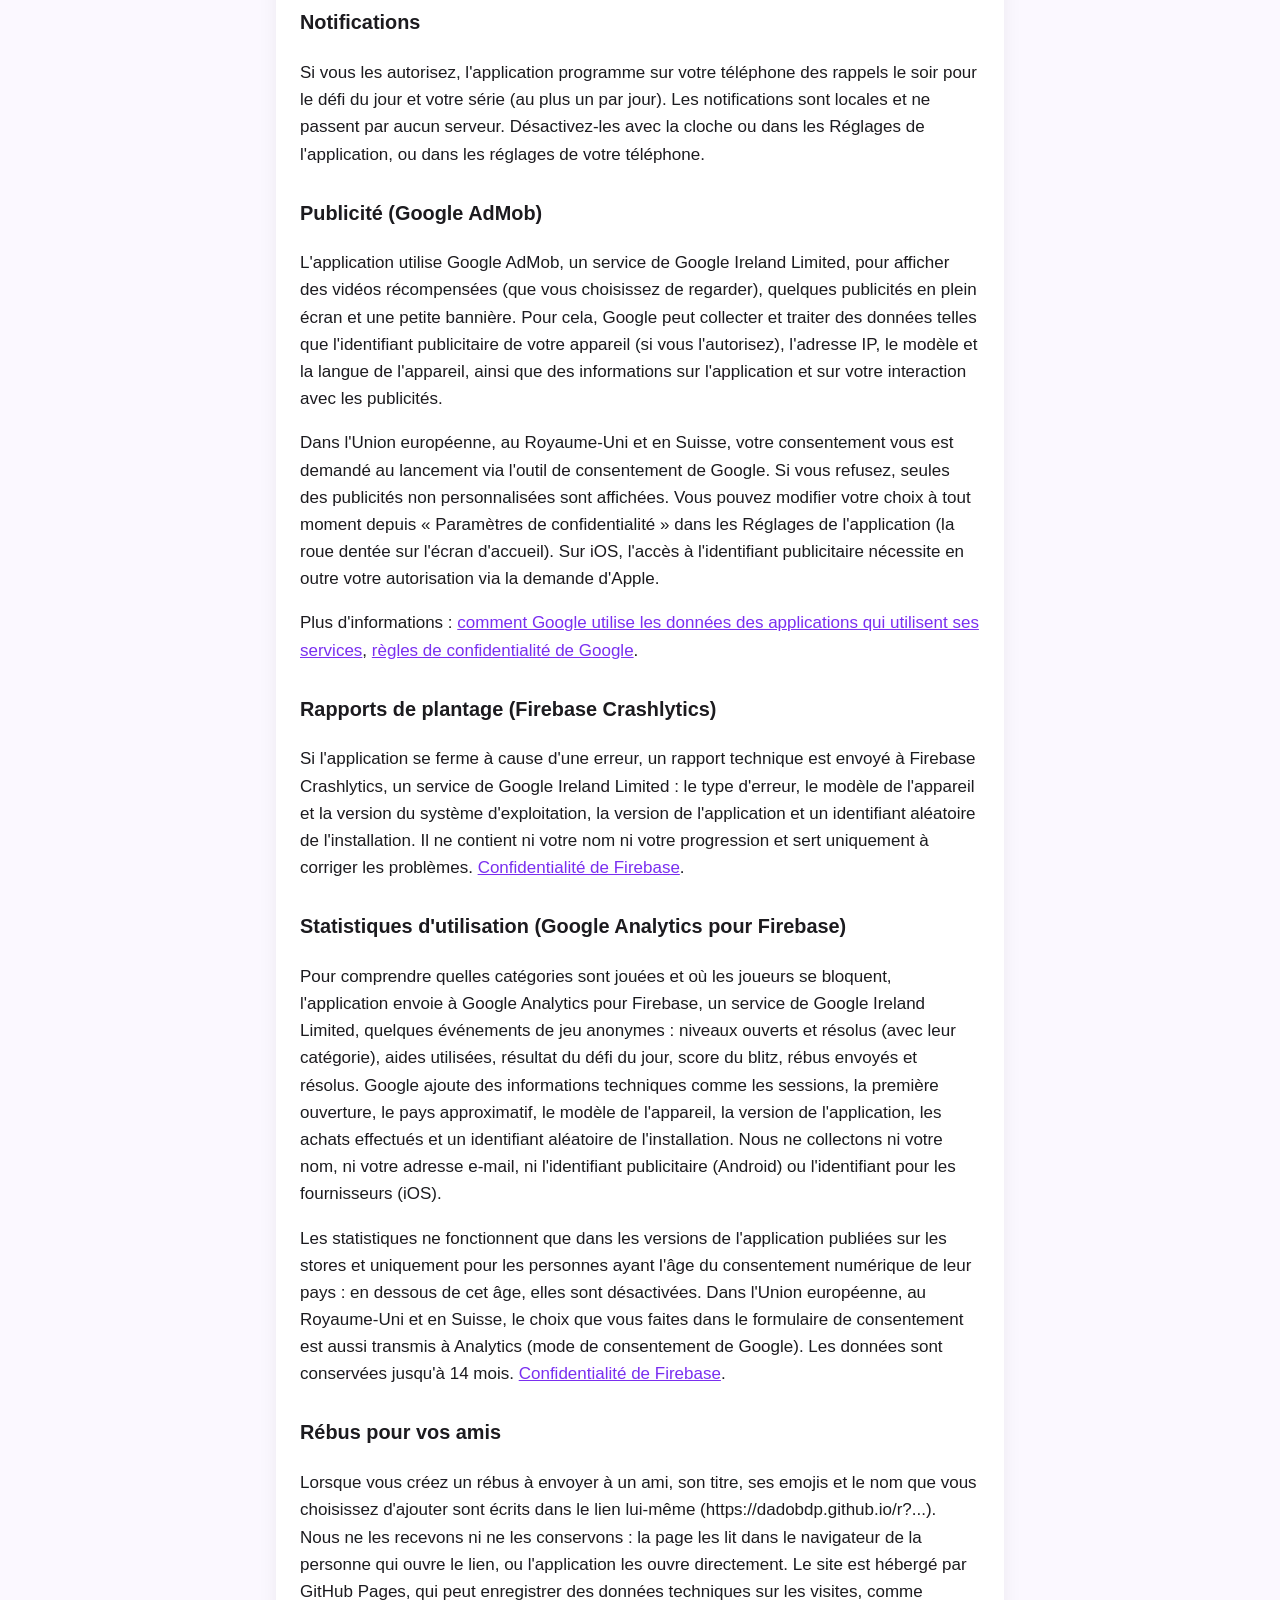
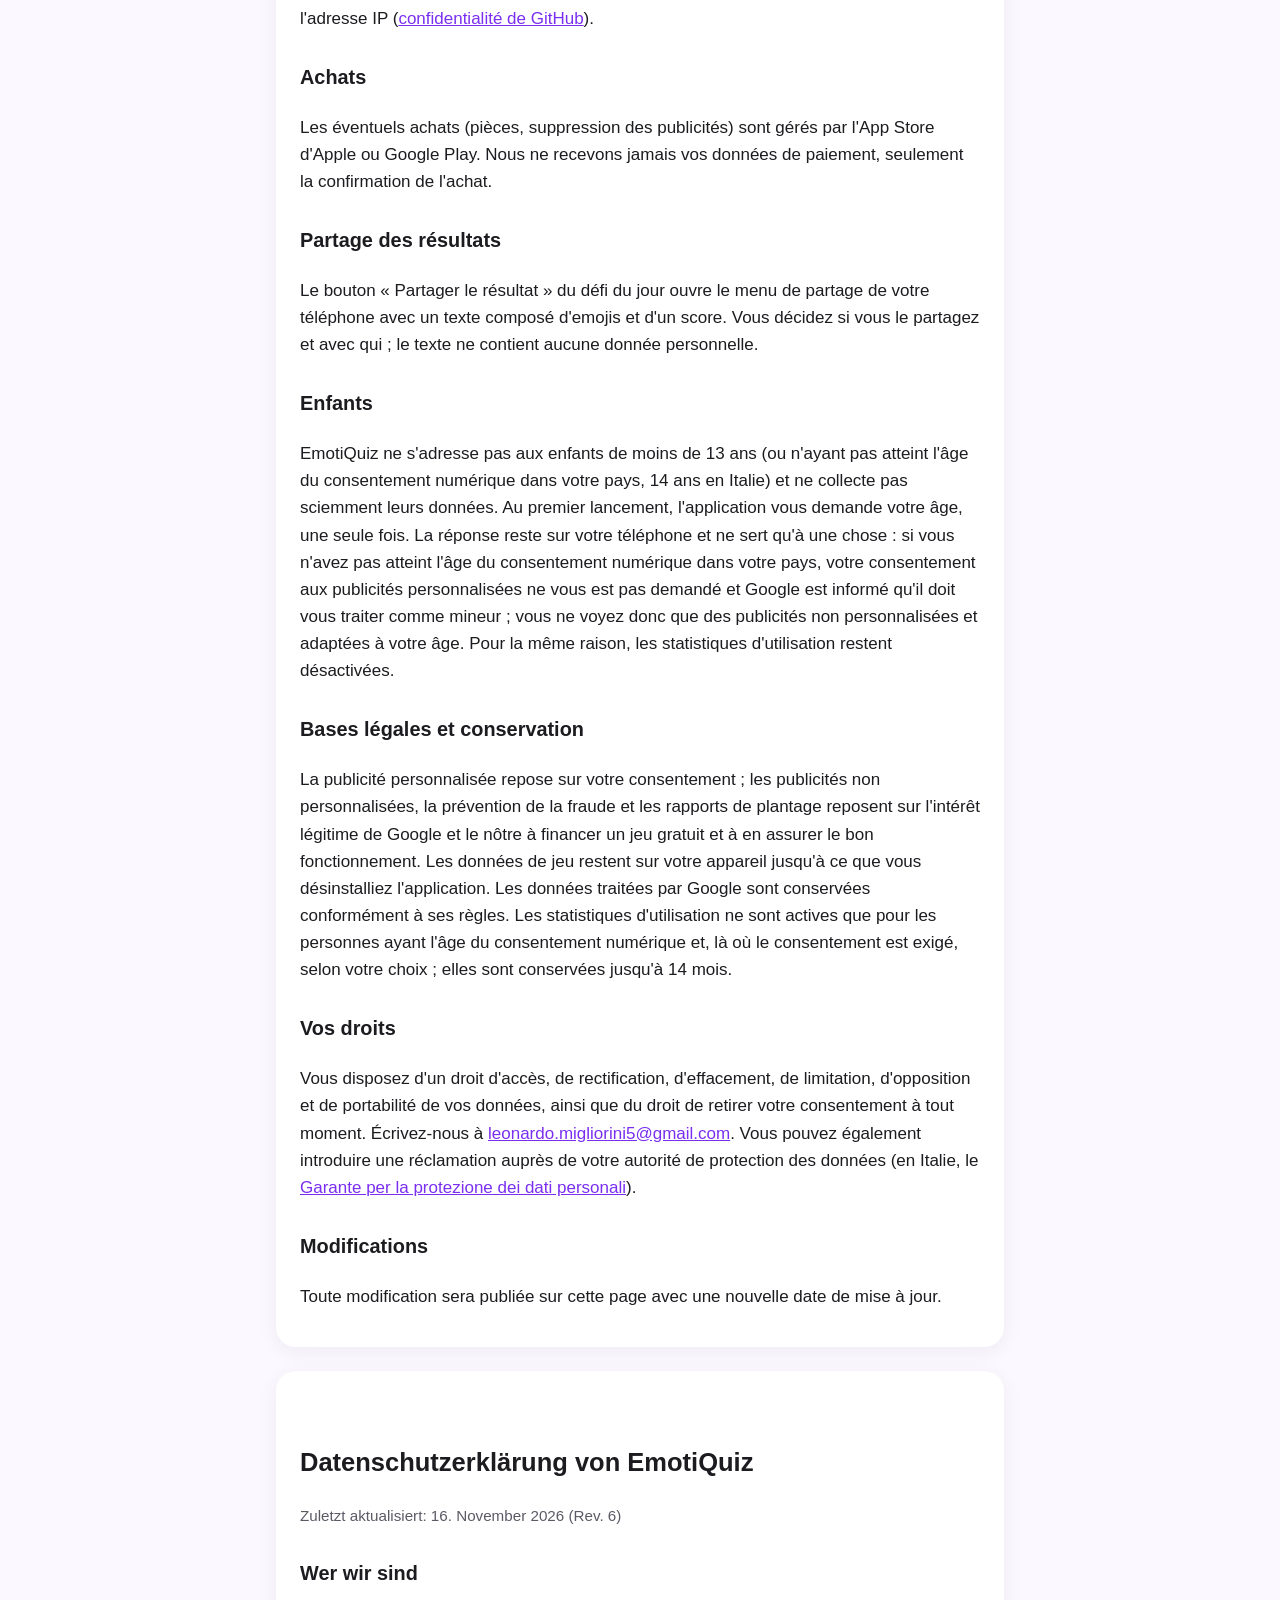
<file: privacy.html>
<!doctype html>
<html lang="it">
<head>
  <meta charset="utf-8">
  <meta name="viewport" content="width=device-width, initial-scale=1">
  <title>EmotiQuiz · Privacy</title>
  <meta name="description" content="Informativa privacy dell'app EmotiQuiz / EmotiQuiz app privacy policy / Política de privacidad / Politique de confidentialité / Datenschutzerklärung.">
  <link rel="icon" href="favicon.png">
  <link rel="stylesheet" href="style.css">
</head>
<body>
<main>
  <header>
    <a href="./"><img src="icon.png" alt="EmotiQuiz" style="width:88px;height:88px;border-radius:20px"></a>
    <h1>Privacy</h1>
    <p class="lang"><a href="#it" lang="it">Italiano</a> · <a href="#en" lang="en">English</a> ·
      <a href="#es" lang="es">Español</a> · <a href="#fr" lang="fr">Français</a> · <a href="#de" lang="de">Deutsch</a></p>
  </header>

  <section id="it" class="card" lang="it">
    <h2>Informativa privacy di EmotiQuiz</h2>
    <p class="muted">Ultimo aggiornamento: 16 novembre 2026 (rev. 6)</p>

    <h3>Chi siamo</h3>
    <p>EmotiQuiz è un gioco per Android e iOS. Titolare del trattamento è Leonardo Migliorini,
      sviluppatore dell'app. Contatto: <a href="mailto:leonardo.migliorini5@gmail.com">leonardo.migliorini5@gmail.com</a>.</p>

    <h3>In breve</h3>
    <p>EmotiQuiz non richiede registrazione, non ha un proprio server e non raccoglie il tuo nome,
      la tua email o i tuoi contatti. I dati di gioco restano sul tuo telefono. L'app mostra pubblicità
      tramite Google AdMob, che può trattare alcuni dati del dispositivo come descritto sotto. Raccoglie anche statistiche d'uso anonime (Google Analytics per Firebase).</p>

    <h3>Dati salvati solo sul tuo dispositivo</h3>
    <ul>
      <li>Progressi di gioco: livelli risolti, monete, stelle, serie di giorni, sfide del giorno,
        record, traguardi, missioni, rango e guardaroba della mascotte.</li>
      <li>Impostazioni: suoni, promemoria, tutorial già visto, aiuti già confermati.</li>
      <li>Gli orari in cui apri l'app e i promemoria già mostrati, per scegliere l'ora dei
        promemoria e non mandarne troppi.</li>
      <li>Contatori della pubblicità (quanti video sono stati visti oggi) per limitare la frequenza degli annunci.</li>
    </ul>
    <p>Questi dati non vengono inviati a noi. Si cancellano disinstallando l'app;
      "Ricomincia da zero" nelle Impostazioni dell'app azzera i progressi dei livelli.</p>

    <h3>Residenti negli Stati Uniti</h3>
    <p>In alcuni stati USA (per esempio California, Virginia, Colorado) puoi chiedere che i tuoi dati non
      vengano "venduti" o "condivisi" per pubblicità mirata. Puoi farlo in ogni momento da
      "Impostazioni privacy" nelle Impostazioni dell'app (l'ingranaggio nella schermata principale):
      Google applicherà allora un trattamento
      dei dati limitato. Non vendiamo dati personali in altro modo.</p>

    <h3>Notifiche</h3>
    <p>Se le autorizzi, l'app programma sul telefono dei promemoria serali per la sfida del giorno
      e la serie di giorni (al massimo uno al giorno). Le notifiche sono locali: non passano da alcun
      server. Puoi disattivarle dalla campanella o dalle Impostazioni dell'app, o dalle impostazioni
      del telefono.</p>

    <h3>Pubblicità (Google AdMob)</h3>
    <p>L'app usa Google AdMob, servizio di Google Ireland Limited, per mostrare video premiati
      (che scegli tu di guardare), pochi annunci a schermo intero e un piccolo banner. Per farlo
      Google può raccogliere e trattare dati come l'identificativo pubblicitario del dispositivo
      (se consentito), l'indirizzo IP, il modello e la lingua del dispositivo, informazioni sull'app
      e sull'interazione con gli annunci.</p>
    <p>Nell'Unione europea, nel Regno Unito e in Svizzera all'avvio ti viene chiesto il consenso
      tramite lo strumento di Google. Se non acconsenti vengono mostrati solo annunci non
      personalizzati. Puoi cambiare scelta in qualsiasi momento da "Impostazioni privacy" nelle
      Impostazioni dell'app (l'ingranaggio nella schermata principale). Su iOS l'accesso all'identificativo pubblicitario richiede inoltre il
      tuo permesso tramite la richiesta di Apple.</p>
    <p>Maggiori informazioni:
      <a href="https://policies.google.com/technologies/partner-sites">come Google usa i dati delle app che usano i suoi servizi</a>,
      <a href="https://policies.google.com/privacy">privacy di Google</a>.</p>

    <h3>Segnalazione degli arresti anomali (Firebase Crashlytics)</h3>
    <p>Se l'app si chiude per un errore, un rapporto tecnico viene inviato a Firebase Crashlytics,
      servizio di Google Ireland Limited: tipo di errore, modello e versione del sistema del dispositivo,
      versione dell'app e un identificativo casuale dell'installazione. Non contiene il tuo nome né i
      tuoi progressi e serve solo a correggere i problemi.
      <a href="https://firebase.google.com/support/privacy">Privacy di Firebase</a>.</p>

    <h3>Statistiche d'uso (Google Analytics per Firebase)</h3>
    <p>Per capire quali categorie si giocano e dove i giocatori si fermano, l'app invia a Google Analytics per
      Firebase, servizio di Google Ireland Limited, alcuni eventi di gioco anonimi: livelli aperti e risolti
      (con la loro categoria), aiuti usati, esito della sfida del giorno, punteggio del blitz, rebus mandati
      e risolti. Google aggiunge informazioni tecniche come sessioni, prima apertura, paese approssimativo,
      modello del dispositivo, versione dell'app, acquisti effettuati e un identificativo casuale
      dell'installazione. Non vengono raccolti il tuo nome, la tua email né l'identificativo pubblicitario
      (Android) o l'identificativo per i fornitori (iOS).</p>
    <p>Le statistiche funzionano solo nelle versioni dell'app pubblicate sugli store e solo per chi ha l'età
      del consenso digitale del proprio paese: sotto quell'età sono disattivate. Nell'Unione europea, nel Regno
      Unito e in Svizzera la scelta che fai nel modulo di consenso viene passata anche ad Analytics (modalità di
      consenso di Google). I dati sono conservati fino a 14 mesi.
      <a href="https://firebase.google.com/support/privacy">Privacy di Firebase</a>.</p>

    <h3>Rebus per gli amici</h3>
    <p>Quando crei un rebus da mandare a un amico, il titolo, le emoji e il nome che scegli di
      aggiungere vengono scritti dentro il link stesso (https://dadobdp.github.io/r?...). Non li
      riceviamo né li salviamo: la pagina li legge nel browser di chi apre il link, o l'app li apre
      direttamente. Il sito è ospitato da GitHub Pages, che può registrare dati tecnici delle visite
      come l'indirizzo IP (<a href="https://docs.github.com/site-policy/privacy-policies/github-general-privacy-statement">privacy di GitHub</a>).</p>

    <h3>Acquisti</h3>
    <p>Gli eventuali acquisti (monete, rimozione della pubblicità) sono gestiti da Apple App Store
      o Google Play. Non riceviamo mai i tuoi dati di pagamento, solo la conferma dell'acquisto.</p>

    <h3>Condivisione dei risultati</h3>
    <p>Il pulsante "Condividi" della sfida del giorno apre la condivisione del telefono con un testo
      di emoji e punteggio. Sei tu a scegliere se e con chi condividerlo; il testo non contiene dati personali.</p>

    <h3>Minori</h3>
    <p>EmotiQuiz non è rivolto ai minori di 13 anni (o sotto l'età del consenso digitale del tuo
      paese, 14 anni in Italia) e non raccoglie consapevolmente i loro dati.
      Al primo avvio l'app chiede l'età, una sola volta. La risposta resta sul telefono e
      serve a una cosa: se sei sotto l'età del consenso digitale del tuo paese
      non ti viene chiesto il consenso alla pubblicità personalizzata e Google riceve l'indicazione
      di trattarti come minore, quindi vedi solo annunci non personalizzati e adatti all'età. Per lo stesso motivo le statistiche d'uso restano disattivate.</p>

    <h3>Basi giuridiche e conservazione</h3>
    <p>La pubblicità personalizzata si basa sul tuo consenso; quella non personalizzata, le misure
      contro frodi e la segnalazione degli arresti anomali sul legittimo interesse di Google e nostro a
      finanziare un gioco gratuito e a farlo funzionare bene. I dati
      di gioco restano sul dispositivo finché non disinstalli l'app. I dati trattati da Google sono
      conservati secondo le sue norme. Le statistiche d'uso sono attive solo per chi ha l'età del consenso digitale e, dove il consenso è richiesto, secondo la tua scelta; sono conservate fino a 14 mesi.</p>

    <h3>I tuoi diritti</h3>
    <p>Hai diritto di accesso, rettifica, cancellazione, limitazione, opposizione e portabilità,
      e di revocare il consenso in ogni momento. Scrivici a <a href="mailto:leonardo.migliorini5@gmail.com">leonardo.migliorini5@gmail.com</a>.
      Puoi anche proporre reclamo all'autorità per la protezione dei dati del tuo paese (in Italia, il
      <a href="https://www.garanteprivacy.it">Garante per la protezione dei dati personali</a>).</p>

    <h3>Modifiche</h3>
    <p>Eventuali modifiche saranno pubblicate su questa pagina con la nuova data di aggiornamento.</p>
  </section>

  <section id="en" class="card" lang="en">
    <h2>EmotiQuiz privacy policy</h2>
    <p class="muted">Last updated: 16 November 2026 (rev. 6)</p>

    <h3>Who we are</h3>
    <p>EmotiQuiz is a game for Android and iOS. The data controller is Leonardo Migliorini, the app's
      developer. Contact: <a href="mailto:leonardo.migliorini5@gmail.com">leonardo.migliorini5@gmail.com</a>.</p>

    <h3>In short</h3>
    <p>EmotiQuiz needs no sign-up, has no server of its own and does not collect your name, email or
      contacts. Game data stays on your phone. The app shows ads through Google AdMob, which may
      process some device data as described below. It also collects anonymous usage statistics (Google Analytics for Firebase).</p>

    <h3>Data kept only on your device</h3>
    <ul>
      <li>Game progress: solved levels, coins, stars, daily streak, daily challenges, records,
        achievements, missions, rank and the mascot's wardrobe.</li>
      <li>Settings: sound, reminders, tutorial already seen, help already confirmed.</li>
      <li>The times you open the app and the reminders already shown, to pick the reminder time
        and not send too many.</li>
      <li>Ad counters (how many videos were watched today) used to limit how often ads appear.</li>
    </ul>
    <p>This data is not sent to us. It is deleted when you uninstall the app; "Start over" in the
      app's Settings resets your level progress.</p>

    <h3>US residents</h3>
    <p>In some US states (for example California, Virginia, Colorado) you can ask that your data not be
      "sold" or "shared" for targeted advertising. You can do this at any time from "Privacy settings" in
      the app's Settings (the gear on the home screen), and Google will then apply restricted data processing. We do not sell personal
      data in any other way.</p>

    <h3>Notifications</h3>
    <p>If you allow them, the app schedules evening reminders on your phone for the daily challenge and
      your streak (at most one a day). Notifications are local and go through no server. Turn them off
      with the bell or in the app's Settings, or in your phone's settings.</p>

    <h3>Advertising (Google AdMob)</h3>
    <p>The app uses Google AdMob, a service of Google Ireland Limited, to show rewarded videos (which
      you choose to watch), a few full-screen ads and a small banner. To do so Google may collect and
      process data such as your device's advertising identifier (if allowed), IP address, device model
      and language, information about the app and your interaction with ads.</p>
    <p>In the European Union, the United Kingdom and Switzerland you are asked for consent at launch
      through Google's consent tool. If you decline, only non-personalised ads are shown. You can change
      your choice at any time from "Privacy settings" in the app's Settings (the gear on the home screen). On iOS, access to the advertising
      identifier also needs your permission through Apple's prompt.</p>
    <p>More information:
      <a href="https://policies.google.com/technologies/partner-sites">how Google uses data from apps that use its services</a>,
      <a href="https://policies.google.com/privacy">Google privacy policy</a>.</p>

    <h3>Crash reporting (Firebase Crashlytics)</h3>
    <p>If the app closes because of an error, a technical report is sent to Firebase Crashlytics, a
      service of Google Ireland Limited: the kind of error, device model and OS version, app version and
      a random installation identifier. It contains neither your name nor your progress and is used only
      to fix problems. <a href="https://firebase.google.com/support/privacy">Firebase privacy</a>.</p>

    <h3>Usage statistics (Google Analytics for Firebase)</h3>
    <p>To understand which categories are played and where players get stuck, the app sends a few anonymous
      game events to Google Analytics for Firebase, a service of Google Ireland Limited: levels opened and
      solved (with their category), help used, the result of the daily challenge, the blitz score, and
      puzzles for friends sent and solved. Google adds technical information such as sessions, first open,
      approximate country, device model, app version, purchases made and a random installation identifier.
      We do not collect your name, your email, the advertising identifier (Android) or the vendor
      identifier (iOS).</p>
    <p>Statistics run only in the versions of the app published on the stores and only for people who are of
      the age of digital consent in their country: below that age they are switched off. In the European
      Union, the United Kingdom and Switzerland, the choice you make in the consent form is also passed on to
      Analytics (Google's consent mode). The data is kept for up to 14 months.
      <a href="https://firebase.google.com/support/privacy">Firebase privacy</a>.</p>

    <h3>Puzzles for friends</h3>
    <p>When you make a puzzle to send to a friend, its title, emoji and the name you choose to add are
      written into the link itself (https://dadobdp.github.io/r?...). We don't receive or store them: the
      page reads them in the browser of whoever opens the link, or the app opens them directly. The site
      is hosted by GitHub Pages, which may log technical visit data such as the IP address
      (<a href="https://docs.github.com/site-policy/privacy-policies/github-general-privacy-statement">GitHub privacy</a>).</p>

    <h3>Purchases</h3>
    <p>Any purchases (coins, removing ads) are handled by the Apple App Store or Google Play. We never
      receive your payment details, only confirmation of the purchase.</p>

    <h3>Sharing results</h3>
    <p>The daily challenge "Share" button opens your phone's share sheet with a text of emoji and a score.
      You decide whether and with whom to share it; the text contains no personal data.</p>

    <h3>Children</h3>
    <p>EmotiQuiz is not directed at children under 13 (or under the age of digital consent in your
      country, 14 in Italy) and does not knowingly collect their data. On first launch the app asks
      your age, once. The answer stays on your phone and is used for one thing: if you are under the
      age of digital consent in your country, you are not asked to consent to personalised ads and
      Google is told to treat you as a minor, so you only see non-personalised, age-appropriate ads. For the same reason, usage statistics stay switched off.</p>

    <h3>Legal bases and retention</h3>
    <p>Personalised advertising is based on your consent; non-personalised ads, fraud prevention and
      crash reporting on Google's and our legitimate interest in funding a free game and keeping it working. Game data stays on your device until
      you uninstall the app. Data processed by Google is kept according to its policies. Usage statistics are on only for people of the age of digital consent and, where consent is required, according to your choice; they are kept for up to 14 months.</p>

    <h3>Your rights</h3>
    <p>You have the right to access, rectify, erase, restrict, object and port your data, and to withdraw
      consent at any time. Write to <a href="mailto:leonardo.migliorini5@gmail.com">leonardo.migliorini5@gmail.com</a>. You may also lodge a complaint
      with your data protection authority (in Italy, the
      <a href="https://www.garanteprivacy.it">Garante per la protezione dei dati personali</a>).</p>

    <h3>Changes</h3>
    <p>Any changes will be published on this page with a new update date.</p>
  </section>

  <section id="es" class="card" lang="es">
    <h2>Política de privacidad de EmotiQuiz</h2>
    <p class="muted">Última actualización: 16 de noviembre de 2026 (rev. 6)</p>

    <h3>Quiénes somos</h3>
    <p>EmotiQuiz es un juego para Android e iOS. El responsable del tratamiento es Leonardo Migliorini,
      desarrollador de la app. Contacto: <a href="mailto:leonardo.migliorini5@gmail.com">leonardo.migliorini5@gmail.com</a>.</p>

    <h3>En resumen</h3>
    <p>EmotiQuiz no requiere registro, no tiene servidor propio y no recoge tu nombre, tu correo
      electrónico ni tus contactos. Los datos del juego se quedan en tu móvil. La app muestra anuncios
      a través de Google AdMob, que puede tratar algunos datos del dispositivo como se describe a continuación. También recoge estadísticas de uso anónimas (Google Analytics para Firebase).</p>

    <h3>Datos guardados solo en tu dispositivo</h3>
    <ul>
      <li>Progreso del juego: niveles resueltos, monedas, estrellas, racha diaria, retos diarios, récords,
        logros, misiones, rango y el armario de la mascota.</li>
      <li>Ajustes: sonido, recordatorios, tutorial ya visto, ayudas ya confirmadas.</li>
      <li>Las horas a las que abres la app y los recordatorios ya mostrados, para elegir la hora de los
        recordatorios y no enviar demasiados.</li>
      <li>Contadores de anuncios (cuántos vídeos se han visto hoy), para limitar la frecuencia con la que aparecen los anuncios.</li>
    </ul>
    <p>Estos datos no se nos envían. Se borran al desinstalar la app; «Empezar de cero» en los Ajustes
      de la app restablece tu progreso en los niveles.</p>

    <h3>Residentes en Estados Unidos</h3>
    <p>En algunos estados de EE.&nbsp;UU. (por ejemplo, California, Virginia o Colorado) puedes pedir que tus datos
      no se «vendan» ni se «compartan» para publicidad dirigida. Puedes hacerlo en cualquier momento desde
      «Ajustes de privacidad» en los Ajustes de la app (el engranaje de la pantalla principal), y Google
      aplicará entonces un tratamiento restringido de los datos. No vendemos datos personales de ninguna otra forma.</p>

    <h3>Notificaciones</h3>
    <p>Si las permites, la app programa en tu móvil recordatorios por la tarde para el reto diario y tu
      racha (como mucho uno al día). Las notificaciones son locales y no pasan por ningún servidor.
      Desactívalas con la campanita o en los Ajustes de la app, o en los ajustes de tu móvil.</p>

    <h3>Publicidad (Google AdMob)</h3>
    <p>La app usa Google AdMob, un servicio de Google Ireland Limited, para mostrar vídeos con recompensa
      (que tú eliges ver), algunos anuncios a pantalla completa y un pequeño banner. Para ello, Google puede
      recoger y tratar datos como el identificador de publicidad de tu dispositivo (si lo permites), la
      dirección IP, el modelo y el idioma del dispositivo, e información sobre la app y tu interacción con los anuncios.</p>
    <p>En la Unión Europea, el Reino Unido y Suiza se te pide el consentimiento al abrir la app mediante la
      herramienta de consentimiento de Google. Si no lo das, solo se muestran anuncios no personalizados.
      Puedes cambiar tu elección en cualquier momento desde «Ajustes de privacidad» en los Ajustes de la app
      (el engranaje de la pantalla principal). En iOS, el acceso al identificador de publicidad también
      requiere tu permiso mediante la solicitud de Apple.</p>
    <p>Más información:
      <a href="https://policies.google.com/technologies/partner-sites">cómo usa Google los datos de las apps que utilizan sus servicios</a>,
      <a href="https://policies.google.com/privacy">política de privacidad de Google</a>.</p>

    <h3>Informes de fallos (Firebase Crashlytics)</h3>
    <p>Si la app se cierra por un error, se envía un informe técnico a Firebase Crashlytics, un servicio de
      Google Ireland Limited: el tipo de error, el modelo del dispositivo y la versión del sistema operativo,
      la versión de la app y un identificador aleatorio de la instalación. No contiene ni tu nombre ni tu
      progreso y solo se usa para corregir problemas.
      <a href="https://firebase.google.com/support/privacy">Privacidad de Firebase</a>.</p>

    <h3>Estadísticas de uso (Google Analytics para Firebase)</h3>
    <p>Para entender qué categorías se juegan y dónde se atascan los jugadores, la app envía a Google Analytics
      para Firebase, un servicio de Google Ireland Limited, algunos eventos de juego anónimos: niveles abiertos
      y resueltos (con su categoría), ayudas usadas, el resultado del reto del día, la puntuación del blitz y
      los rebus enviados y resueltos. Google añade información técnica como sesiones, primera apertura, país
      aproximado, modelo del dispositivo, versión de la app, compras realizadas y un identificador aleatorio
      de la instalación. No recogemos tu nombre, tu correo electrónico ni el identificador de publicidad
      (Android) o el identificador para proveedores (iOS).</p>
    <p>Las estadísticas funcionan solo en las versiones de la app publicadas en las tiendas y solo para quienes
      tienen la edad de consentimiento digital de su país: por debajo de esa edad están desactivadas. En la
      Unión Europea, el Reino Unido y Suiza, la elección que haces en el formulario de consentimiento también
      se transmite a Analytics (modo de consentimiento de Google). Los datos se conservan hasta 14 meses.
      <a href="https://firebase.google.com/support/privacy">Privacidad de Firebase</a>.</p>

    <h3>Jeroglíficos para tus amigos</h3>
    <p>Cuando creas un jeroglífico para enviárselo a un amigo, su título, los emojis y el nombre que decidas
      añadir se escriben dentro del propio enlace (https://dadobdp.github.io/r?...). No los recibimos ni los
      guardamos: la página los lee en el navegador de quien abre el enlace, o la app los abre directamente.
      El sitio está alojado en GitHub Pages, que puede registrar datos técnicos de las visitas, como la
      dirección IP (<a href="https://docs.github.com/site-policy/privacy-policies/github-general-privacy-statement">privacidad de GitHub</a>).</p>

    <h3>Compras</h3>
    <p>Las posibles compras (monedas, quitar los anuncios) las gestionan el App Store de Apple o Google Play.
      Nunca recibimos tus datos de pago, solo la confirmación de la compra.</p>

    <h3>Compartir resultados</h3>
    <p>El botón «Compartir resultado» del reto diario abre el menú para compartir de tu móvil con un texto de
      emojis y una puntuación. Tú decides si lo compartes y con quién; el texto no contiene datos personales.</p>

    <h3>Menores</h3>
    <p>EmotiQuiz no está dirigido a menores de 13 años (ni a quienes estén por debajo de la edad de consentimiento
      digital de tu país, 14 en Italia) y no recoge conscientemente sus datos. La primera vez que abres la app, te
      pregunta tu edad, una sola vez. La respuesta se queda en tu móvil y se usa para una sola cosa: si estás
      por debajo de la edad de consentimiento digital de tu país, no se te pide el consentimiento para los
      anuncios personalizados y se indica a Google que te trate como menor, así que solo ves anuncios no
      personalizados y adecuados a tu edad. Por el mismo motivo, las estadísticas de uso permanecen desactivadas.</p>

    <h3>Bases jurídicas y conservación</h3>
    <p>La publicidad personalizada se basa en tu consentimiento; los anuncios no personalizados, la prevención
      del fraude y los informes de fallos, en el interés legítimo de Google y nuestro en financiar un juego
      gratuito y mantenerlo funcionando bien. Los datos del juego se quedan en tu dispositivo hasta que
      desinstales la app. Los datos tratados por Google se conservan según sus políticas. Las estadísticas de uso solo están activas para quienes tienen la edad de consentimiento digital y, donde se exige consentimiento, según tu elección; se conservan hasta 14 meses.</p>

    <h3>Tus derechos</h3>
    <p>Tienes derecho de acceso, rectificación, supresión, limitación, oposición y portabilidad de tus datos,
      y a retirar tu consentimiento en cualquier momento. Escríbenos a <a href="mailto:leonardo.migliorini5@gmail.com">leonardo.migliorini5@gmail.com</a>. También puedes presentar una
      reclamación ante tu autoridad de protección de datos (en Italia, el
      <a href="https://www.garanteprivacy.it">Garante per la protezione dei dati personali</a>).</p>

    <h3>Cambios</h3>
    <p>Cualquier cambio se publicará en esta página con una nueva fecha de actualización.</p>
  </section>

  <section id="fr" class="card" lang="fr">
    <h2>Politique de confidentialité d'EmotiQuiz</h2>
    <p class="muted">Dernière mise à jour&nbsp;: 16 novembre 2026 (rév. 6)</p>

    <h3>Qui sommes-nous</h3>
    <p>EmotiQuiz est un jeu pour Android et iOS. Le responsable du traitement est Leonardo Migliorini,
      développeur de l'application. Contact&nbsp;: <a href="mailto:leonardo.migliorini5@gmail.com">leonardo.migliorini5@gmail.com</a>.</p>

    <h3>En bref</h3>
    <p>EmotiQuiz ne demande aucune inscription, n'a pas de serveur propre et ne collecte ni votre nom, ni
      votre adresse e-mail, ni vos contacts. Les données de jeu restent sur votre téléphone. L'application
      affiche des publicités via Google AdMob, qui peut traiter certaines données de l'appareil comme décrit ci-dessous. Elle collecte aussi des statistiques d'utilisation anonymes (Google Analytics pour Firebase).</p>

    <h3>Données conservées uniquement sur votre appareil</h3>
    <ul>
      <li>Progression du jeu&nbsp;: niveaux résolus, pièces, étoiles, série de jours, défis du jour, records,
        succès, missions, rang et garde-robe de la mascotte.</li>
      <li>Réglages&nbsp;: son, rappels, tutoriel déjà vu, aides déjà confirmées.</li>
      <li>Les heures auxquelles vous ouvrez l'application et les rappels déjà affichés, pour choisir l'heure
        des rappels et ne pas en envoyer trop.</li>
      <li>Compteurs publicitaires (nombre de vidéos regardées aujourd'hui), utilisés pour limiter la fréquence des publicités.</li>
    </ul>
    <p>Ces données ne nous sont pas envoyées. Elles sont effacées lorsque vous désinstallez l'application&nbsp;;
      «&nbsp;Recommencer&nbsp;» dans les Réglages de l'application remet à zéro votre progression dans les niveaux.</p>

    <h3>Résidents des États-Unis</h3>
    <p>Dans certains États américains (par exemple la Californie, la Virginie ou le Colorado), vous pouvez
      demander que vos données ne soient pas «&nbsp;vendues&nbsp;» ni «&nbsp;partagées&nbsp;» à des fins de
      publicité ciblée. Vous pouvez le faire à tout moment depuis «&nbsp;Paramètres de confidentialité&nbsp;»
      dans les Réglages de l'application (la roue dentée sur l'écran d'accueil)&nbsp;; Google appliquera alors
      un traitement restreint des données. Nous ne vendons de données personnelles d'aucune autre manière.</p>

    <h3>Notifications</h3>
    <p>Si vous les autorisez, l'application programme sur votre téléphone des rappels le soir pour le défi du
      jour et votre série (au plus un par jour). Les notifications sont locales et ne passent par aucun
      serveur. Désactivez-les avec la cloche ou dans les Réglages de l'application, ou dans les réglages de votre téléphone.</p>

    <h3>Publicité (Google AdMob)</h3>
    <p>L'application utilise Google AdMob, un service de Google Ireland Limited, pour afficher des vidéos
      récompensées (que vous choisissez de regarder), quelques publicités en plein écran et une petite
      bannière. Pour cela, Google peut collecter et traiter des données telles que l'identifiant publicitaire
      de votre appareil (si vous l'autorisez), l'adresse IP, le modèle et la langue de l'appareil, ainsi que
      des informations sur l'application et sur votre interaction avec les publicités.</p>
    <p>Dans l'Union européenne, au Royaume-Uni et en Suisse, votre consentement vous est demandé au lancement
      via l'outil de consentement de Google. Si vous refusez, seules des publicités non personnalisées sont
      affichées. Vous pouvez modifier votre choix à tout moment depuis «&nbsp;Paramètres de confidentialité&nbsp;»
      dans les Réglages de l'application (la roue dentée sur l'écran d'accueil). Sur iOS, l'accès à
      l'identifiant publicitaire nécessite en outre votre autorisation via la demande d'Apple.</p>
    <p>Plus d'informations&nbsp;:
      <a href="https://policies.google.com/technologies/partner-sites">comment Google utilise les données des applications qui utilisent ses services</a>,
      <a href="https://policies.google.com/privacy">règles de confidentialité de Google</a>.</p>

    <h3>Rapports de plantage (Firebase Crashlytics)</h3>
    <p>Si l'application se ferme à cause d'une erreur, un rapport technique est envoyé à Firebase Crashlytics,
      un service de Google Ireland Limited&nbsp;: le type d'erreur, le modèle de l'appareil et la version du
      système d'exploitation, la version de l'application et un identifiant aléatoire de l'installation. Il
      ne contient ni votre nom ni votre progression et sert uniquement à corriger les problèmes.
      <a href="https://firebase.google.com/support/privacy">Confidentialité de Firebase</a>.</p>

    <h3>Statistiques d'utilisation (Google Analytics pour Firebase)</h3>
    <p>Pour comprendre quelles catégories sont jouées et où les joueurs se bloquent, l'application envoie à
      Google Analytics pour Firebase, un service de Google Ireland Limited, quelques événements de jeu
      anonymes&nbsp;: niveaux ouverts et résolus (avec leur catégorie), aides utilisées, résultat du défi du
      jour, score du blitz, rébus envoyés et résolus. Google ajoute des informations techniques comme les
      sessions, la première ouverture, le pays approximatif, le modèle de l'appareil, la version de
      l'application, les achats effectués et un identifiant aléatoire de l'installation. Nous ne collectons ni
      votre nom, ni votre adresse e-mail, ni l'identifiant publicitaire (Android) ou l'identifiant pour les
      fournisseurs (iOS).</p>
    <p>Les statistiques ne fonctionnent que dans les versions de l'application publiées sur les stores et
      uniquement pour les personnes ayant l'âge du consentement numérique de leur pays&nbsp;: en dessous de cet
      âge, elles sont désactivées. Dans l'Union européenne, au Royaume-Uni et en Suisse, le choix que vous faites
      dans le formulaire de consentement est aussi transmis à Analytics (mode de consentement de Google). Les
      données sont conservées jusqu'à 14&nbsp;mois.
      <a href="https://firebase.google.com/support/privacy">Confidentialité de Firebase</a>.</p>

    <h3>Rébus pour vos amis</h3>
    <p>Lorsque vous créez un rébus à envoyer à un ami, son titre, ses emojis et le nom que vous choisissez
      d'ajouter sont écrits dans le lien lui-même (https://dadobdp.github.io/r?...). Nous ne les recevons ni
      ne les conservons&nbsp;: la page les lit dans le navigateur de la personne qui ouvre le lien, ou
      l'application les ouvre directement. Le site est hébergé par GitHub Pages, qui peut enregistrer des
      données techniques sur les visites, comme l'adresse IP
      (<a href="https://docs.github.com/site-policy/privacy-policies/github-general-privacy-statement">confidentialité de GitHub</a>).</p>

    <h3>Achats</h3>
    <p>Les éventuels achats (pièces, suppression des publicités) sont gérés par l'App Store d'Apple ou
      Google Play. Nous ne recevons jamais vos données de paiement, seulement la confirmation de l'achat.</p>

    <h3>Partage des résultats</h3>
    <p>Le bouton «&nbsp;Partager le résultat&nbsp;» du défi du jour ouvre le menu de partage de votre téléphone
      avec un texte composé d'emojis et d'un score. Vous décidez si vous le partagez et avec qui&nbsp;; le texte
      ne contient aucune donnée personnelle.</p>

    <h3>Enfants</h3>
    <p>EmotiQuiz ne s'adresse pas aux enfants de moins de 13&nbsp;ans (ou n'ayant pas atteint l'âge du
      consentement numérique dans votre pays, 14&nbsp;ans en Italie) et ne collecte pas sciemment leurs données.
      Au premier lancement, l'application vous demande votre âge, une seule fois. La réponse reste sur votre
      téléphone et ne sert qu'à une chose&nbsp;: si vous n'avez pas atteint l'âge du consentement numérique
      dans votre pays, votre consentement aux publicités personnalisées ne vous est pas demandé et Google est
      informé qu'il doit vous traiter comme mineur&nbsp;; vous ne voyez donc que des publicités non
      personnalisées et adaptées à votre âge. Pour la même raison, les statistiques d'utilisation restent désactivées.</p>

    <h3>Bases légales et conservation</h3>
    <p>La publicité personnalisée repose sur votre consentement&nbsp;; les publicités non personnalisées, la
      prévention de la fraude et les rapports de plantage reposent sur l'intérêt légitime de Google et le
      nôtre à financer un jeu gratuit et à en assurer le bon fonctionnement. Les données de jeu restent sur
      votre appareil jusqu'à ce que vous désinstalliez l'application. Les données traitées par Google sont
      conservées conformément à ses règles. Les statistiques d'utilisation ne sont actives que pour les personnes ayant l'âge du consentement numérique et, là où le consentement est exigé, selon votre choix&nbsp;; elles sont conservées jusqu'à 14&nbsp;mois.</p>

    <h3>Vos droits</h3>
    <p>Vous disposez d'un droit d'accès, de rectification, d'effacement, de limitation, d'opposition et de
      portabilité de vos données, ainsi que du droit de retirer votre consentement à tout moment.
      Écrivez-nous à <a href="mailto:leonardo.migliorini5@gmail.com">leonardo.migliorini5@gmail.com</a>. Vous pouvez également introduire une réclamation auprès de votre autorité de
      protection des données (en Italie, le
      <a href="https://www.garanteprivacy.it">Garante per la protezione dei dati personali</a>).</p>

    <h3>Modifications</h3>
    <p>Toute modification sera publiée sur cette page avec une nouvelle date de mise à jour.</p>
  </section>

  <section id="de" class="card" lang="de">
    <h2>Datenschutzerklärung von EmotiQuiz</h2>
    <p class="muted">Zuletzt aktualisiert: 16. November 2026 (Rev. 6)</p>

    <h3>Wer wir sind</h3>
    <p>EmotiQuiz ist ein Spiel für Android und iOS. Verantwortlicher ist Leonardo Migliorini, der Entwickler
      der App. Kontakt: <a href="mailto:leonardo.migliorini5@gmail.com">leonardo.migliorini5@gmail.com</a>.</p>

    <h3>Kurz gesagt</h3>
    <p>EmotiQuiz braucht keine Anmeldung, hat keinen eigenen Server und erhebt weder deinen Namen noch deine
      E-Mail-Adresse oder deine Kontakte. Die Spieldaten bleiben auf deinem Handy. Die App zeigt Werbung über
      Google AdMob, das einige Gerätedaten wie unten beschrieben verarbeiten kann. Außerdem erhebt sie anonyme Nutzungsstatistiken (Google Analytics für Firebase).</p>

    <h3>Daten, die nur auf deinem Gerät gespeichert werden</h3>
    <ul>
      <li>Spielfortschritt: gelöste Level, Münzen, Sterne, Tagesserie, Tagesrätsel, Rekorde, Erfolge,
        Missionen, Rang und der Kleiderschrank des Maskottchens.</li>
      <li>Einstellungen: Ton, Erinnerungen, bereits gesehenes Tutorial, bereits bestätigte Hilfen.</li>
      <li>Die Uhrzeiten, zu denen du die App öffnest, und die bereits angezeigten Erinnerungen, um die
        Uhrzeit der Erinnerungen zu wählen und nicht zu viele zu schicken.</li>
      <li>Werbezähler (wie viele Videos heute angesehen wurden), um zu begrenzen, wie oft Werbung erscheint.</li>
    </ul>
    <p>Diese Daten werden nicht an uns gesendet. Sie werden gelöscht, wenn du die App deinstallierst;
      „Neu beginnen“ in den Einstellungen der App setzt deinen Levelfortschritt zurück.</p>

    <h3>Einwohner der USA</h3>
    <p>In einigen US-Bundesstaaten (zum Beispiel Kalifornien, Virginia, Colorado) kannst du verlangen, dass
      deine Daten nicht „verkauft“ oder für gezielte Werbung „geteilt“ werden. Das kannst du jederzeit unter
      „Datenschutzeinstellungen“ in den Einstellungen der App (das Zahnrad auf dem Startbildschirm) tun;
      Google wendet dann eine eingeschränkte Datenverarbeitung an. Auf andere Weise verkaufen wir keine
      personenbezogenen Daten.</p>

    <h3>Benachrichtigungen</h3>
    <p>Wenn du sie erlaubst, plant die App auf deinem Handy abendliche Erinnerungen für das Tagesrätsel und
      deine Serie (höchstens eine am Tag). Die Benachrichtigungen sind lokal und laufen über keinen Server.
      Du kannst sie mit der Glocke oder in den Einstellungen der App ausschalten, oder in den Einstellungen deines Handys.</p>

    <h3>Werbung (Google AdMob)</h3>
    <p>Die App nutzt Google AdMob, einen Dienst der Google Ireland Limited, um Videos mit Belohnung (die du
      dir freiwillig ansiehst), einige Vollbild-Anzeigen und ein kleines Banner zu zeigen. Dazu kann Google
      Daten erheben und verarbeiten, etwa die Werbe-ID deines Geräts (falls erlaubt), die IP-Adresse,
      Gerätemodell und -sprache sowie Informationen über die App und deine Interaktion mit Anzeigen.</p>
    <p>In der Europäischen Union, im Vereinigten Königreich und in der Schweiz wirst du beim Start über das
      Einwilligungstool von Google um deine Einwilligung gebeten. Wenn du ablehnst, werden nur nicht
      personalisierte Anzeigen gezeigt. Du kannst deine Wahl jederzeit unter „Datenschutzeinstellungen“ in
      den Einstellungen der App (das Zahnrad auf dem Startbildschirm) ändern. Unter iOS braucht der Zugriff
      auf die Werbe-ID außerdem deine Erlaubnis über die Abfrage von Apple.</p>
    <p>Weitere Informationen:
      <a href="https://policies.google.com/technologies/partner-sites">wie Google Daten von Apps verwendet, die seine Dienste nutzen</a>,
      <a href="https://policies.google.com/privacy">Datenschutzerklärung von Google</a>.</p>

    <h3>Absturzberichte (Firebase Crashlytics)</h3>
    <p>Wenn sich die App wegen eines Fehlers schließt, wird ein technischer Bericht an Firebase Crashlytics
      gesendet, einen Dienst der Google Ireland Limited: die Art des Fehlers, Gerätemodell und
      Betriebssystemversion, App-Version und eine zufällige Installations-ID. Er enthält weder deinen Namen
      noch deinen Fortschritt und dient nur dazu, Probleme zu beheben.
      <a href="https://firebase.google.com/support/privacy">Datenschutz bei Firebase</a>.</p>

    <h3>Nutzungsstatistiken (Google Analytics für Firebase)</h3>
    <p>Um zu verstehen, welche Kategorien gespielt werden und wo Spielerinnen und Spieler hängen bleiben,
      sendet die App einige anonyme Spielereignisse an Google Analytics für Firebase, einen Dienst der Google
      Ireland Limited: geöffnete und gelöste Level (mit ihrer Kategorie), genutzte Hilfen, das Ergebnis des
      Tagesrätsels, die Blitz-Punktzahl sowie verschickte und gelöste Rebus. Google ergänzt technische
      Angaben wie Sitzungen, erstes Öffnen, ungefähres Land, Gerätemodell, App-Version, getätigte Käufe und
      eine zufällige Installations-ID. Wir erheben weder deinen Namen noch deine E-Mail-Adresse noch die
      Werbe-ID (Android) oder die Hersteller-ID (iOS).</p>
    <p>Die Statistiken laufen nur in den im Store veröffentlichten Versionen der App und nur für Personen im
      Alter der digitalen Einwilligung ihres Landes: darunter sind sie abgeschaltet. In der Europäischen Union,
      im Vereinigten Königreich und in der Schweiz wird deine Auswahl im Einwilligungsformular auch an
      Analytics weitergegeben (Einwilligungsmodus von Google). Die Daten werden bis zu 14 Monate gespeichert.
      <a href="https://firebase.google.com/support/privacy">Datenschutz bei Firebase</a>.</p>

    <h3>Rebusse für Freunde</h3>
    <p>Wenn du ein Rebus erstellst, um es einem Freund zu schicken, werden sein Titel, die Emoji und der Name,
      den du hinzufügen möchtest, in den Link selbst geschrieben (https://dadobdp.github.io/r?...). Wir
      erhalten oder speichern sie nicht: Die Seite liest sie im Browser der Person, die den Link öffnet, oder
      die App öffnet sie direkt. Die Website wird von GitHub Pages gehostet, das technische Besuchsdaten wie
      die IP-Adresse protokollieren kann (<a href="https://docs.github.com/site-policy/privacy-policies/github-general-privacy-statement">Datenschutz bei GitHub</a>).</p>

    <h3>Käufe</h3>
    <p>Eventuelle Käufe (Münzen, Werbung entfernen) werden über den Apple App Store oder Google Play
      abgewickelt. Wir erhalten nie deine Zahlungsdaten, nur die Bestätigung des Kaufs.</p>

    <h3>Ergebnisse teilen</h3>
    <p>Die Schaltfläche „Ergebnis teilen“ beim Tagesrätsel öffnet das Teilen-Menü deines Handys mit einem
      Text aus Emoji und einer Punktzahl. Du entscheidest, ob und mit wem du ihn teilst; der Text enthält
      keine personenbezogenen Daten.</p>

    <h3>Kinder</h3>
    <p>EmotiQuiz richtet sich nicht an Kinder unter 13 Jahren (bzw. unter dem Alter der digitalen Einwilligung
      in deinem Land, in Italien 14) und erhebt wissentlich keine Daten von ihnen. Beim ersten Start fragt
      die App einmalig nach deinem Alter. Die Antwort bleibt auf deinem Handy und dient nur einem Zweck: Bist
      du unter dem Alter der digitalen Einwilligung in deinem Land, wirst du nicht um deine Einwilligung in
      personalisierte Werbung gebeten, und Google wird mitgeteilt, dich als minderjährig zu behandeln. Du
      siehst dann nur nicht personalisierte, altersgerechte Anzeigen. Aus demselben Grund bleiben die Nutzungsstatistiken ausgeschaltet.</p>

    <h3>Rechtsgrundlagen und Speicherdauer</h3>
    <p>Personalisierte Werbung beruht auf deiner Einwilligung; nicht personalisierte Werbung,
      Betrugsprävention und Absturzberichte beruhen auf dem berechtigten Interesse von Google und uns, ein
      kostenloses Spiel zu finanzieren und am Laufen zu halten. Spieldaten bleiben auf deinem Gerät, bis du
      die App deinstallierst. Von Google verarbeitete Daten werden nach den Richtlinien von Google gespeichert. Die Nutzungsstatistiken sind nur für Personen im Alter der digitalen Einwilligung aktiv und, wo eine Einwilligung erforderlich ist, entsprechend deiner Auswahl; sie werden bis zu 14 Monate gespeichert.</p>

    <h3>Deine Rechte</h3>
    <p>Du hast das Recht auf Auskunft, Berichtigung, Löschung, Einschränkung der Verarbeitung, Widerspruch und
      Datenübertragbarkeit sowie das Recht, deine Einwilligung jederzeit zu widerrufen. Schreib uns an <a href="mailto:leonardo.migliorini5@gmail.com">leonardo.migliorini5@gmail.com</a>.
      Du kannst außerdem bei deiner Datenschutzaufsichtsbehörde Beschwerde einlegen (in Italien beim
      <a href="https://www.garanteprivacy.it">Garante per la protezione dei dati personali</a>).</p>

    <h3>Änderungen</h3>
    <p>Änderungen werden auf dieser Seite mit einem neuen Aktualisierungsdatum veröffentlicht.</p>
  </section>

  <footer><p><a href="./">EmotiQuiz</a></p></footer>
</main>
<script>
  // No #section in the link: jump to the device's language (Italian stays on
  // top; other languages without a section go to English).
  if (!location.hash) {
    const have = ["it", "en", "es", "fr", "de"];
    let lang = "en";
    for (const l of navigator.languages || [navigator.language || ""]) {
      const c = (l || "").slice(0, 2).toLowerCase();
      if (have.includes(c)) { lang = c; break; }
    }
    const forced = (new URLSearchParams(location.search).get("lang") || "").toLowerCase();
    if (have.includes(forced)) lang = forced;
    if (lang !== "it") location.replace("#" + lang);
  }
</script>
</body>
</html>
</file>
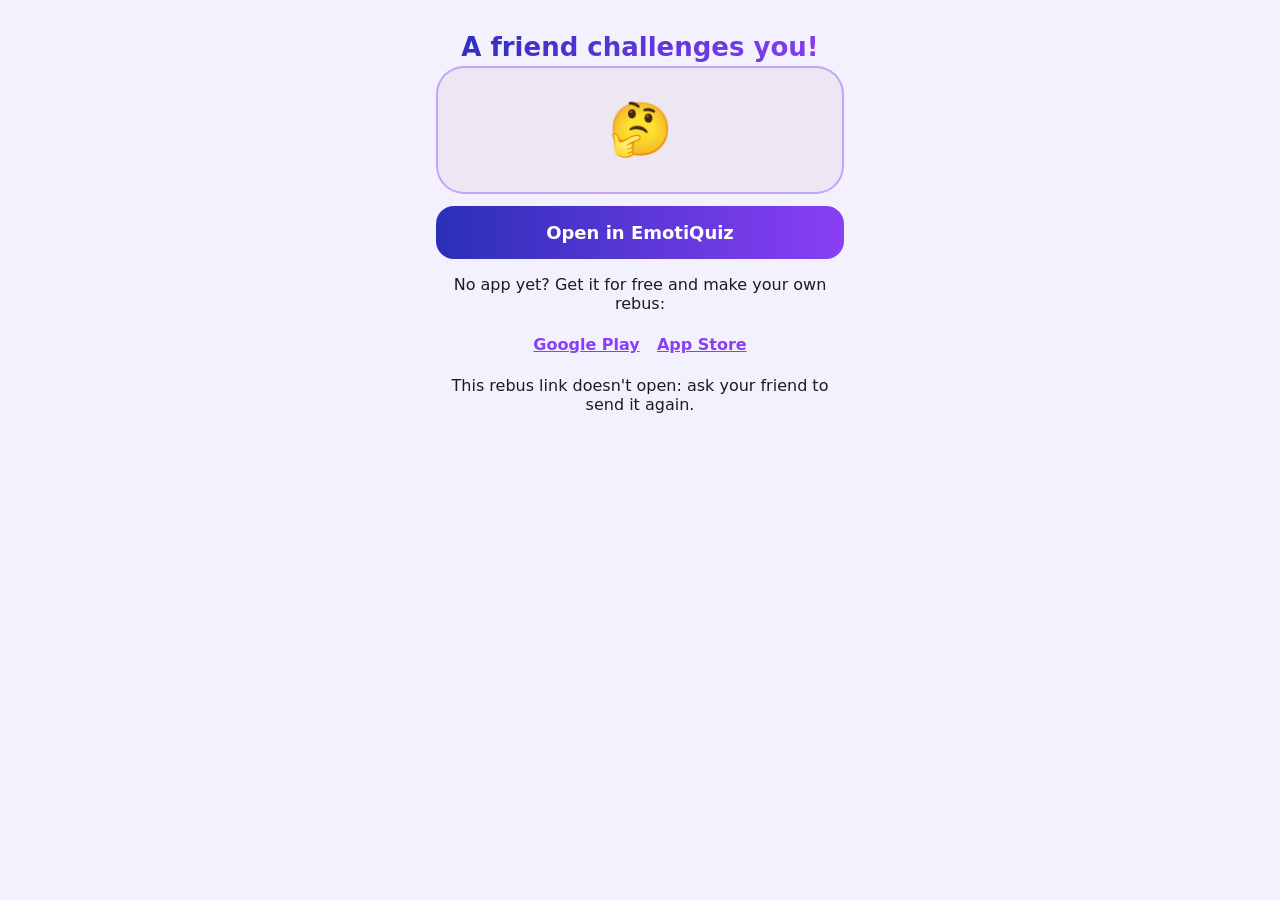
<file: r.html>
<!doctype html>
<html lang="it">
<head>
<meta charset="utf-8">
<meta name="viewport" content="width=device-width, initial-scale=1">
<title>EmotiQuiz · Rebus</title>
<meta name="description" content="Un amico ti sfida con un rebus di emoji.">
<meta property="og:title" content="Un amico ti sfida su EmotiQuiz!">
<meta property="og:description" content="Indovina il titolo dalle emoji.">
<style>
  :root { --a: #2b2fb8; --b: #8a3ff5; --ok: #2ead5b; --err: #e5484d; --bg: #f4f1ff; --fg: #1c1b20; --card: #fff; }
  @media (prefers-color-scheme: dark) { :root { --bg: #17142b; --fg: #f1eefc; --card: #24203f; } }
  * { box-sizing: border-box; }
  body { margin: 0; min-height: 100vh; font-family: system-ui, -apple-system, "Segoe UI", Roboto, sans-serif;
         background: var(--bg); color: var(--fg); display: flex; justify-content: center; }
  main { width: 100%; max-width: 440px; padding: 24px 16px 40px; text-align: center; }
  h1 { margin: 8px 0 4px; font-size: 26px; background: linear-gradient(90deg, var(--a), var(--b));
       -webkit-background-clip: text; background-clip: text; color: transparent; }
  .kind { opacity: .8; margin-bottom: 16px; }
  .plate { background: #ede7f3; border-radius: 28px; padding: 28px 12px; font-size: 52px; line-height: 1.3;
           border: 2px solid rgba(138,63,245,.4); word-wrap: break-word; }
  input { width: 100%; margin-top: 20px; padding: 16px; font-size: 18px; border-radius: 18px;
          border: 2px solid rgba(138,63,245,.35); background: var(--card); color: var(--fg); }
  button, .btn { display: block; width: 100%; margin-top: 12px; padding: 16px; font-size: 18px; font-weight: 800;
                 border: 0; border-radius: 18px; color: #fff; text-decoration: none; cursor: pointer;
                 background: linear-gradient(90deg, var(--a), var(--b)); }
  .ghost { background: none; color: var(--b); font-weight: 700; }
  .msg { min-height: 24px; margin-top: 10px; font-weight: 700; }
  .answer { font-size: 28px; font-weight: 900; margin: 8px 0 4px; }
  .stores a { display: inline-block; margin: 6px; color: var(--b); font-weight: 700; }
  [hidden] { display: none !important; }
</style>
</head>
<body>
<main>
  <h1 id="title">Un amico ti sfida!</h1>
  <div class="kind" id="kind"></div>
  <div class="plate" id="emoji">🤔</div>
  <div id="play">
    <input id="guess" placeholder="La tua risposta…" autocomplete="off">
    <button id="check">Verifica</button>
    <div class="msg" id="msg"></div>
    <button class="ghost" id="giveup">Fammi vedere la risposta</button>
  </div>
  <div id="done" hidden>
    <div class="msg" id="result"></div>
    <div class="answer" id="answer"></div>
  </div>
  <a class="btn" id="open" href="#">Apri in EmotiQuiz</a>
  <p id="get">Non hai l'app? Scaricala gratis e crea i tuoi rebus:</p>
  <div class="stores">
    <a href="https://play.google.com/store/apps/details?id=com.emotiquiz.app">Google Play</a>
    <a href="https://apps.apple.com/it/app/emotiquiz-quiz-con-le-emoji/id6827072072">App Store</a>
  </div>
  <p id="broken" hidden>Questo link non si apre: chiedi al tuo amico di rimandarlo.</p>
</main>
<script>
// Same format as lib/features/rebus/data/rebus_link.dart: "1" + base64url
// (no padding) of the UTF-8 JSON, XORed with the key. Change both together.
const KEY = "emotiquiz";
// Language: ?lang=xx, else the device's first supported one, else English.
// Wording as in the app (lib/l10n/app_*.arb).
const STRINGS = {
  it: {
    title: "Un amico ti sfida!", from: (n) => n + " ti sfida!", guess: "La tua risposta…", check: "Verifica",
    wrong: "Non è questa: riprova", giveup: "Fammi vedere la risposta", won: "Esatto! 🎉", was: "La risposta era",
    open: "Apri in EmotiQuiz", get: "Non hai l'app? Scaricala gratis e crea i tuoi rebus:",
    broken: "Questo link non si apre: chiedi al tuo amico di rimandarlo.",
    kinds: ["🎬 Un film", "📺 Una serie TV", "🎵 Una canzone", "✨ Altro"],
    page: "EmotiQuiz · Rebus", desc: "Un amico ti sfida con un rebus di emoji.",
  },
  en: {
    title: "A friend challenges you!", from: (n) => n + " challenges you!", guess: "Your answer…", check: "Check",
    wrong: "Not this one: try again", giveup: "Show me the answer", won: "Correct! 🎉", was: "The answer was",
    open: "Open in EmotiQuiz", get: "No app yet? Get it for free and make your own rebus:",
    broken: "This rebus link doesn't open: ask your friend to send it again.",
    kinds: ["🎬 A film", "📺 A TV series", "🎵 A song", "✨ Something else"],
    page: "EmotiQuiz · Rebus", desc: "A friend challenges you with an emoji rebus.",
  },
  es: {
    title: "¡Un amigo te reta!", from: (n) => "¡" + n + " te reta!", guess: "Tu respuesta…", check: "Comprobar",
    wrong: "Esa no: inténtalo de nuevo", giveup: "Enséñame la respuesta", won: "¡Correcto! 🎉", was: "La respuesta era",
    open: "Abrir en EmotiQuiz", get: "¿Aún no tienes la app? Descárgala gratis y crea tus propios jeroglíficos:",
    broken: "Este enlace de jeroglífico no se abre: pídele a tu amigo que te lo envíe de nuevo.",
    kinds: ["🎬 Una película", "📺 Una serie de TV", "🎵 Una canción", "✨ Otra cosa"],
    page: "EmotiQuiz · Jeroglífico", desc: "Un amigo te reta con un jeroglífico de emojis.",
  },
  fr: {
    title: "Un ami te lance un défi\u00a0!", from: (n) => n + " te lance un défi\u00a0!", guess: "Ta réponse…", check: "Valider",
    wrong: "Ce n'est pas ça\u00a0: réessaie", giveup: "Montre-moi la réponse", won: "Bravo\u00a0! 🎉", was: "La réponse était",
    open: "Ouvrir dans EmotiQuiz", get: "Pas encore l'appli\u00a0? Télécharge-la gratuitement et crée tes propres rébus\u00a0:",
    broken: "Ce lien de rébus ne s'ouvre pas\u00a0: demande à ton ami de le renvoyer.",
    kinds: ["🎬 Un film", "📺 Une série TV", "🎵 Une chanson", "✨ Autre chose"],
    page: "EmotiQuiz · Rébus", desc: "Un ami te lance un défi avec un rébus d'emojis.",
  },
  de: {
    title: "Ein Freund fordert dich heraus!", from: (n) => n + " fordert dich heraus!", guess: "Deine Antwort …", check: "Prüfen",
    wrong: "Nicht ganz: versuch's nochmal", giveup: "Antwort zeigen", won: "Richtig! 🎉", was: "Die Antwort war",
    open: "In EmotiQuiz öffnen", get: "Noch keine App? Hol sie dir kostenlos und erstelle eigene Rebusse:",
    broken: "Dieser Rebus-Link lässt sich nicht öffnen: Bitte deinen Freund, ihn nochmal zu schicken.",
    kinds: ["🎬 Ein Film", "📺 Eine Serie", "🎵 Ein Song", "✨ Etwas anderes"],
    page: "EmotiQuiz · Rebus", desc: "Ein Freund fordert dich mit einem Emoji-Rebus heraus.",
  },
};
const LANG = (() => {
  const forced = (new URLSearchParams(location.search).get("lang") || "").toLowerCase();
  if (STRINGS[forced]) return forced;
  for (const l of navigator.languages || [navigator.language || ""]) {
    const c = (l || "").slice(0, 2).toLowerCase();
    if (STRINGS[c]) return c;
  }
  return "en";
})();
const T = STRINGS[LANG];
const KINDS = T.kinds;
// Newer links name the game's category ("c"; keep in step with
// assets/content/categories.json); "k" stays for older ones.
const CATEGORIES = {
  film: ["🎬", { it: "Film", en: "Movies", es: "Películas", fr: "Films", de: "Filme" }],
  serie: ["📺", { it: "Serie TV", en: "TV Series", es: "Series de TV", fr: "Séries TV", de: "Serien" }],
  musica: ["🎵", { it: "Canzoni", en: "Songs", es: "Canciones", fr: "Chansons", de: "Songs" }],
  animazione: ["🧸", { it: "Cartoni e animazione", en: "Cartoons & Animation", es: "Dibujos animados",
                       fr: "Dessins animés", de: "Zeichentrick & Animation" }],
  modi: ["🗣️", { it: "Modi di dire", en: "Sayings & Idioms", es: "Dichos y refranes",
                 fr: "Expressions et proverbes", de: "Redewendungen" }],
  luoghi: ["🌍", { it: "Luoghi del mondo", en: "Places of the World", es: "Lugares del mundo",
                   fr: "Lieux du monde", de: "Orte der Welt" }],
  paesi: ["🚩", { it: "Paesi", en: "Countries", es: "Países", fr: "Pays", de: "Länder" }],
  videogiochi: ["🎮", { it: "Videogiochi", en: "Video Games", es: "Videojuegos", fr: "Jeux vidéo", de: "Videospiele" }],
  libri: ["📚", { it: "Libri", en: "Books", es: "Libros", fr: "Livres", de: "Bücher" }],
};
const kindOf = (rebus) => {
  const c = CATEGORIES[rebus.c];
  return c ? c[0] + " " + c[1][LANG] : KINDS[rebus.k] || KINDS[3];
};
const $ = (id) => document.getElementById(id);
document.documentElement.lang = LANG;
document.title = T.page;
document.querySelector('meta[name="description"]').content = T.desc;
$("title").textContent = T.title;
$("guess").placeholder = T.guess;
$("check").textContent = T.check;
$("giveup").textContent = T.giveup;
$("open").textContent = T.open;
$("get").textContent = T.get;
$("broken").textContent = T.broken;

function decode(d) {
  if (!d || d[0] !== "1") return null;
  try {
    let b = d.slice(1).replace(/-/g, "+").replace(/_/g, "/");
    while (b.length % 4) b += "=";
    const raw = atob(b);
    const bytes = new Uint8Array(raw.length);
    for (let i = 0; i < raw.length; i++) bytes[i] = raw.charCodeAt(i) ^ KEY.charCodeAt(i % KEY.length);
    const r = JSON.parse(new TextDecoder().decode(bytes));
    if (!r.a || !Array.isArray(r.e) || r.e.length < 2) return null;
    return r;
  } catch (e) { return null; }
}

// Like AnswerMatcher, roughly: case, accents, punctuation and spaces don't count.
const norm = (s) => s.normalize("NFD").replace(/[̀-ͯ]/g, "").toLowerCase().replace(/[^a-z0-9]/g, "");

const d = new URLSearchParams(location.search).get("d");
const rebus = decode(d);
if (!rebus) {
  $("play").hidden = true; $("kind").hidden = true; $("broken").hidden = false;
} else {
  if (rebus.n) $("title").textContent = T.from(rebus.n);
  $("kind").textContent = kindOf(rebus);
  $("emoji").textContent = rebus.e.join(" ");
  const finish = (won) => {
    $("play").hidden = true; $("done").hidden = false;
    $("result").textContent = won ? T.won : T.was;
    $("result").style.color = won ? "var(--ok)" : "";
    $("answer").textContent = rebus.a;
  };
  $("check").onclick = () => {
    if (norm($("guess").value) && norm($("guess").value) === norm(rebus.a)) return finish(true);
    $("msg").textContent = T.wrong; $("msg").style.color = "var(--err)";
  };
  $("guess").onkeydown = (e) => { if (e.key === "Enter") $("check").onclick(); };
  $("giveup").onclick = () => finish(false);
}
// Android opens the app even before App Links are verified; elsewhere the
// link itself (Universal Links) or the stores.
const ua = navigator.userAgent;
$("open").href = /Android/i.test(ua)
  ? "intent://dadobdp.github.io/r" + location.search + "#Intent;scheme=https;package=com.emotiquiz.app;end"
  : location.href;
</script>
</body>
</html>
</file>
<file: style.css>
:root {
  --bg: #fbf8ff;
  --text: #1c1b1f;
  --muted: #5d5a66;
  --card: #ffffff;
  --accent: #7a2ff0;
  --accent2: #ff3fa4;
}
@media (prefers-color-scheme: dark) {
  :root {
    --bg: #15131a;
    --text: #ece8f4;
    --muted: #b3aec0;
    --card: #1f1c26;
    --accent: #b48cff;
    --accent2: #ff7cc4;
  }
}
* { box-sizing: border-box; }
body {
  margin: 0;
  background: var(--bg);
  color: var(--text);
  font: 17px/1.6 -apple-system, BlinkMacSystemFont, "Segoe UI", Roboto, sans-serif;
}
main { max-width: 760px; margin: 0 auto; padding: 32px 16px 64px; }
header { text-align: center; padding: 24px 0 8px; }
header img { width: 128px; height: 128px; border-radius: 28px; box-shadow: 0 10px 30px rgba(122, 47, 240, .3); }
h1 {
  font-size: 2.6rem; margin: 16px 0 4px; font-weight: 900;
  background: linear-gradient(90deg, var(--accent), var(--accent2));
  -webkit-background-clip: text; background-clip: text; color: transparent;
}
h2 { margin-top: 2em; }
h3 { margin-top: 1.5em; }
.tagline { color: var(--muted); font-size: 1.2rem; margin: 0; }
.card { background: var(--card); border-radius: 20px; padding: 20px 24px; margin: 24px 0; box-shadow: 0 4px 20px rgba(0, 0, 0, .06); }
.lang { text-align: center; }
.lang a { margin: 0 8px; }
a { color: var(--accent); }
.muted { color: var(--muted); font-size: .95rem; }
footer { text-align: center; color: var(--muted); font-size: .9rem; margin-top: 48px; }
/* Language switch (index.html): html[data-lang] shows that language only. */
.switch { display: flex; justify-content: center; gap: 4px; flex-wrap: wrap; }
.switch[hidden] { display: none; }
.switch button {
  font: inherit; font-size: .8rem; font-weight: 800; cursor: pointer;
  padding: 6px 12px; border-radius: 999px; border: 1px solid var(--accent);
  background: transparent; color: var(--accent);
}
.switch button[aria-pressed="true"] { background: var(--accent); color: var(--card); }
html[data-lang] [data-l] { display: none; }
html[data-lang="it"] [data-l="it"], html[data-lang="en"] [data-l="en"],
html[data-lang="es"] [data-l="es"], html[data-lang="fr"] [data-l="fr"],
html[data-lang="de"] [data-l="de"] { display: revert; }
/* App Store link (index.html): text button, no Apple badge image. */
.get { text-align: center; margin: 20px 0 4px; }
.store-btn {
  display: inline-block; padding: 12px 22px; border-radius: 14px;
  background: var(--text); color: var(--bg); font-weight: 800; text-decoration: none;
}
.get + .muted { text-align: center; margin-top: 8px; }
</file>
